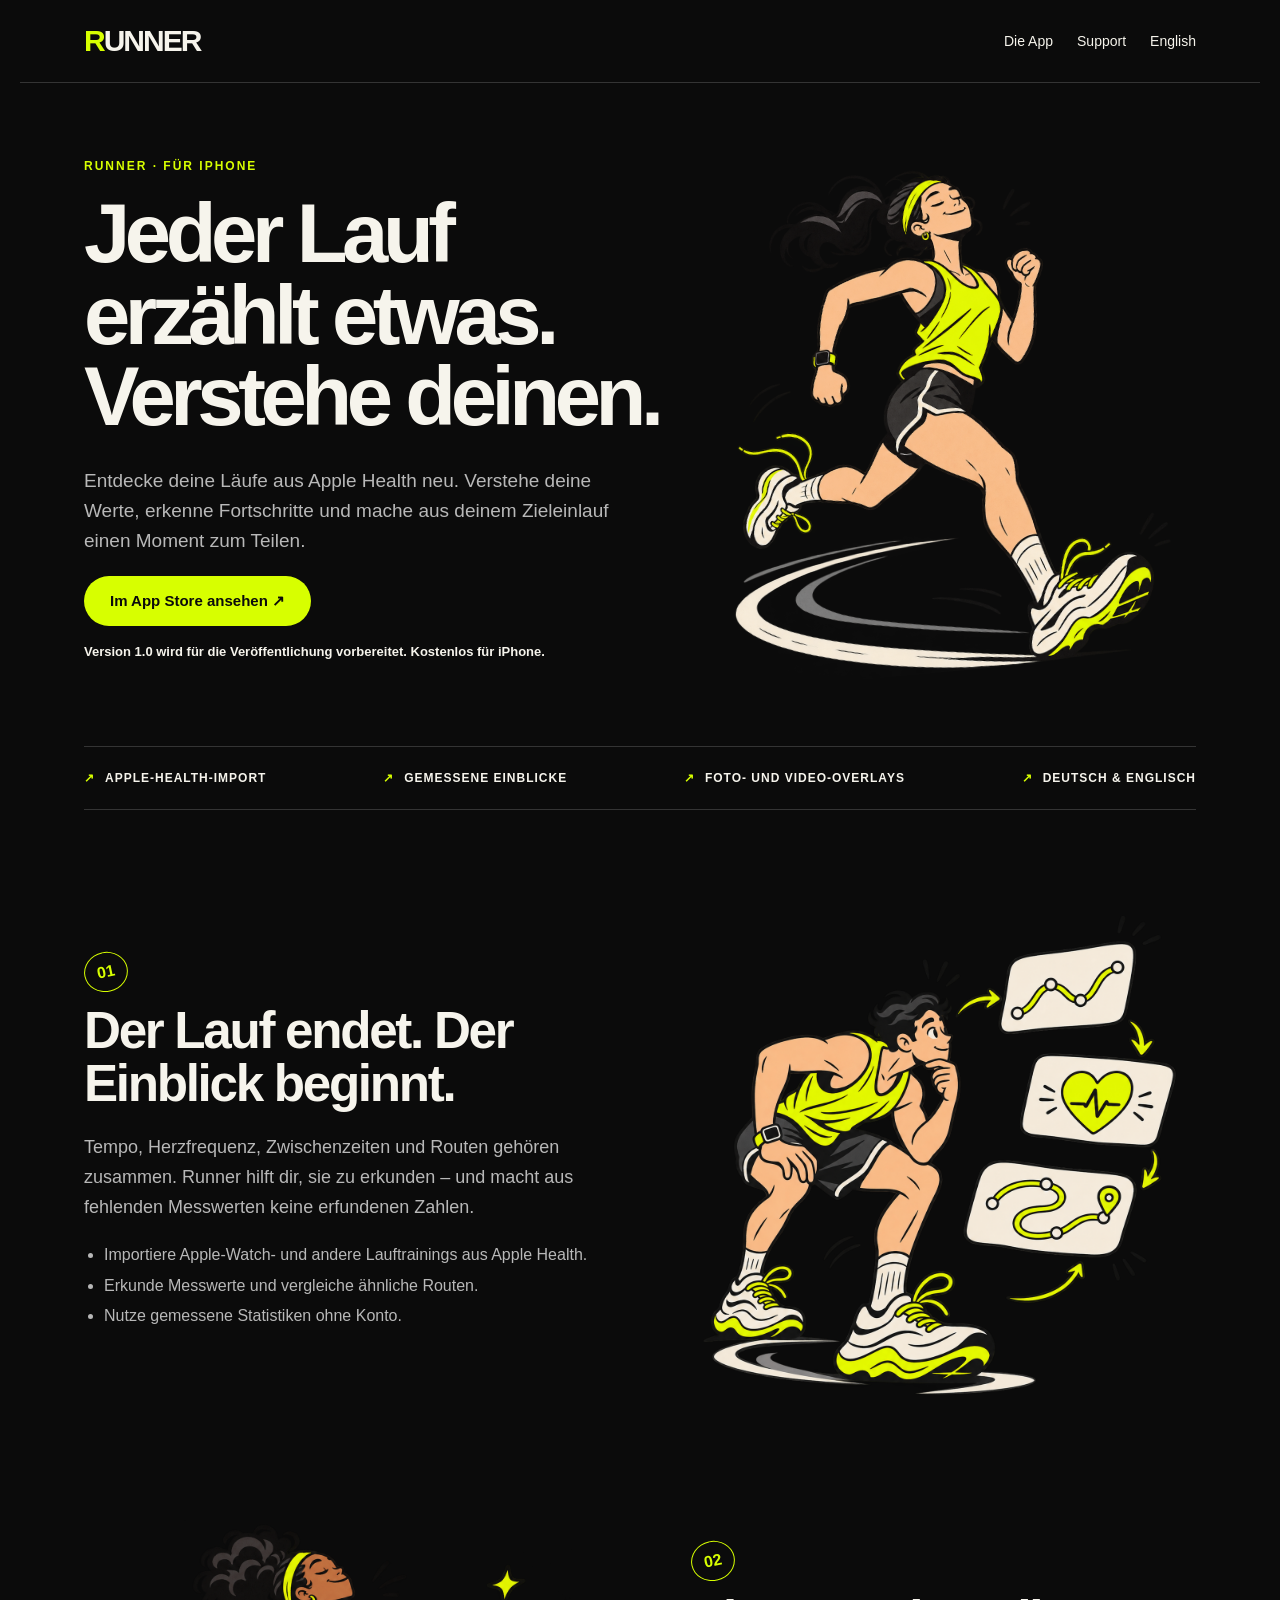
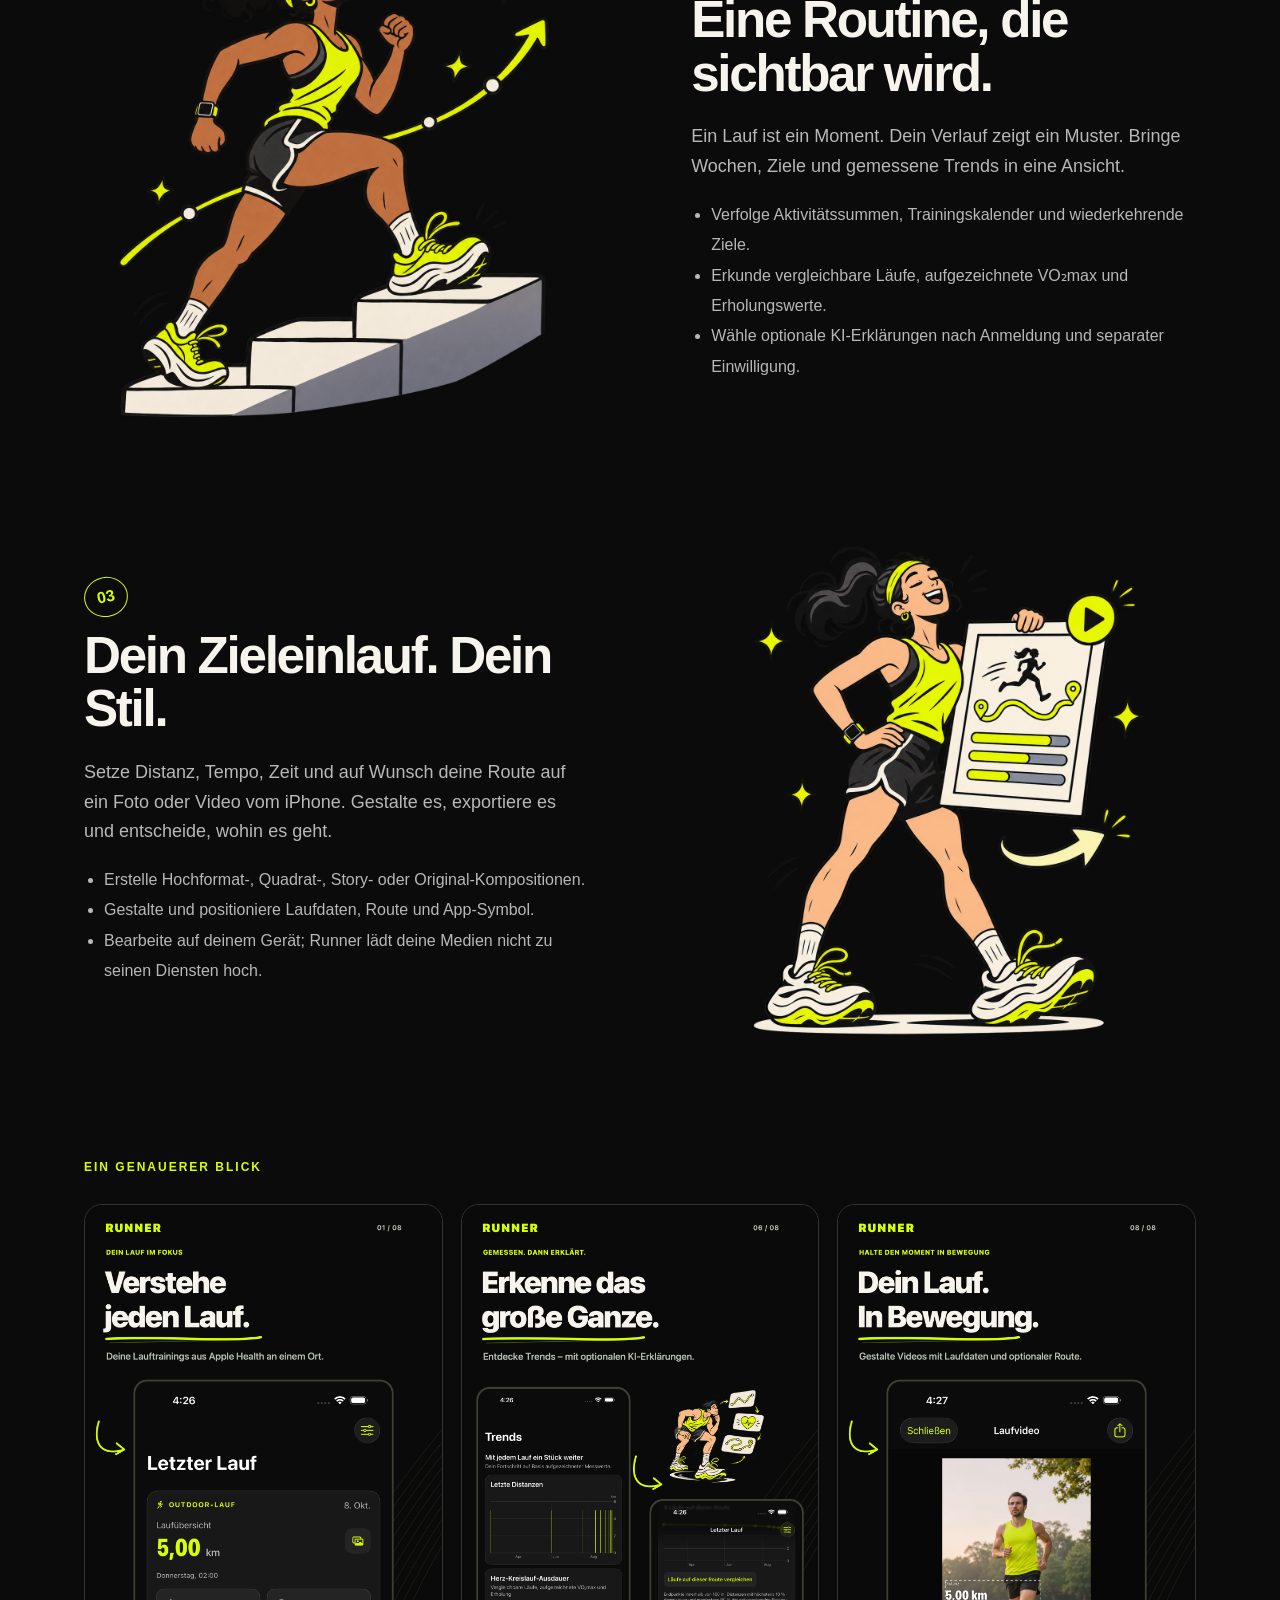
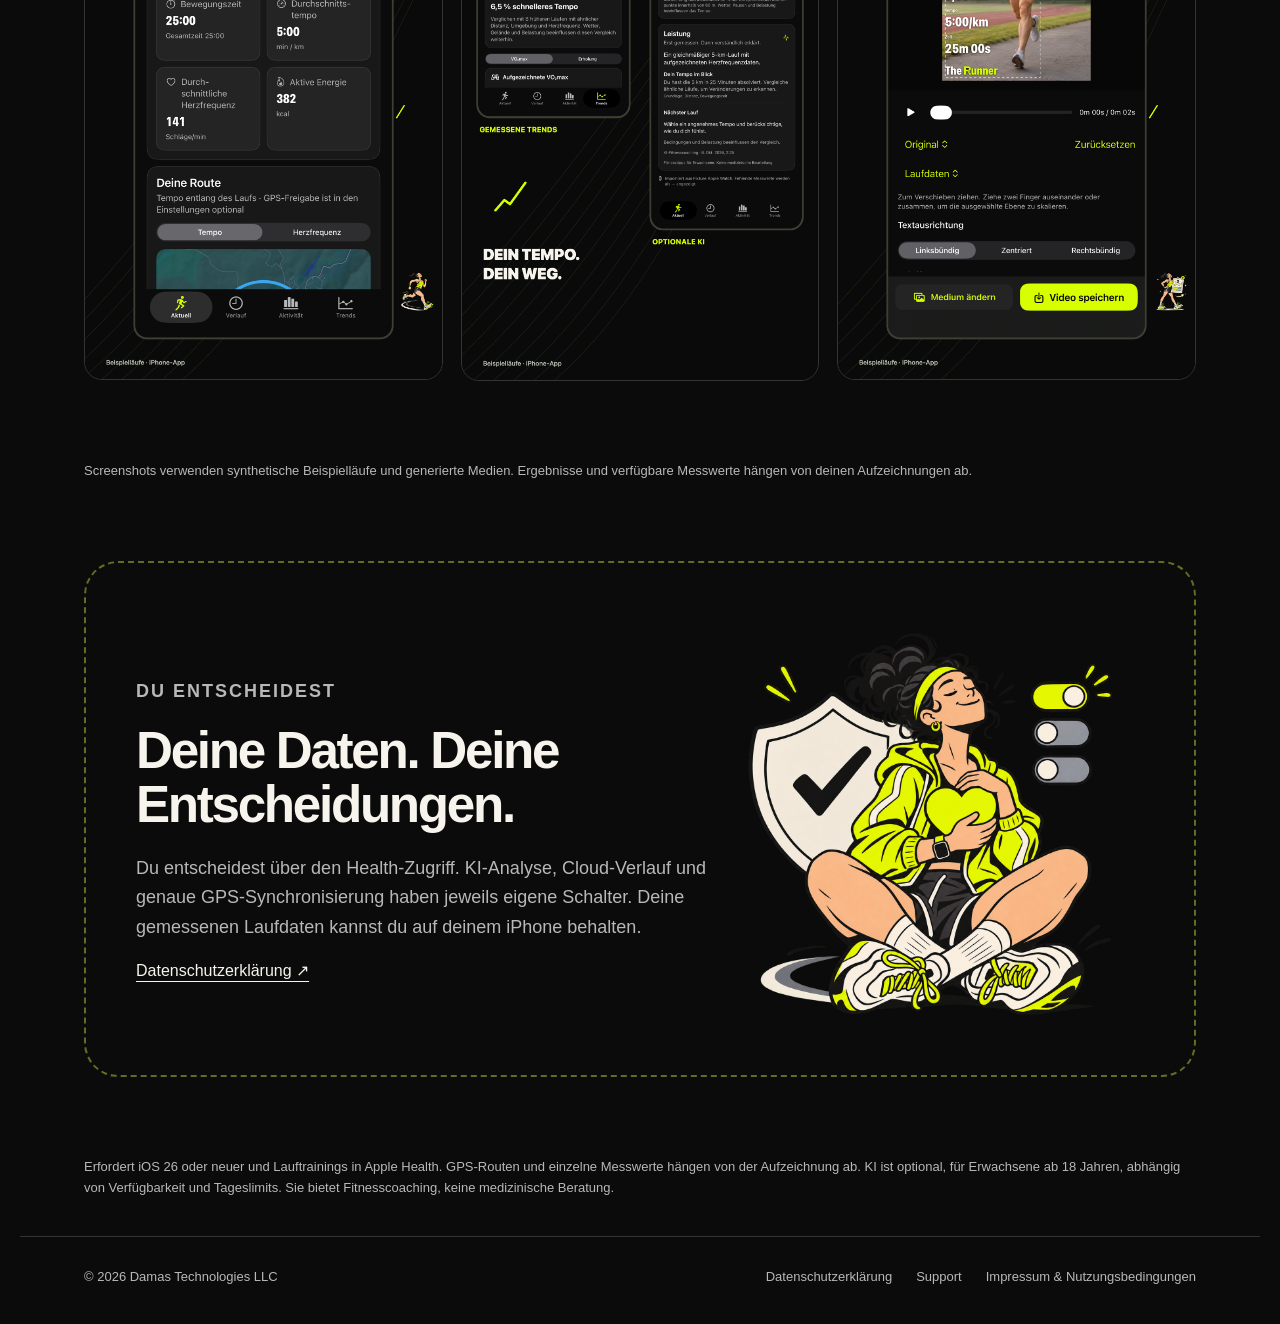
<file: site/de/index.html>
<!doctype html><html lang="de"><head><meta charset="utf-8"><meta name="viewport" content="width=device-width,initial-scale=1"><meta name="color-scheme" content="dark"><title>Jeder Lauf erzählt etwas. Verstehe deinen. · Runner</title><meta name="description" content="Entdecke deine Läufe aus Apple Health neu. Verstehe deine Werte, erkenne Fortschritte und mache aus deinem Zieleinlauf einen Moment zum Teilen."><link rel="canonical" href="https://mdo91.github.io/runnner-iOS/de/"><link rel="alternate" hreflang="en" href="https://mdo91.github.io/runnner-iOS/en/"><link rel="stylesheet" href="../assets/site.css"><link rel="icon" href="../assets/icon.png"></head><body><header><a class="wordmark" href="../de/"><span>R</span>UNNER</a><nav aria-label="Hauptnavigation"><a href="../de/">Die App</a><a href="../de/support/">Support</a><a href="../en/" lang="en" hreflang="en">English</a></nav></header><main><section class="hero"><div><div class="eyebrow">RUNNER · FÜR IPHONE</div><h1>Jeder Lauf erzählt etwas. Verstehe deinen.</h1><p>Entdecke deine Läufe aus Apple Health neu. Verstehe deine Werte, erkenne Fortschritte und mache aus deinem Zieleinlauf einen Moment zum Teilen.</p><a class="button" href="https://apps.apple.com/app/id6818808161">Im App Store ansehen ↗</a><p class="small availability">Version 1.0 wird für die Veröffentlichung vorbereitet. Kostenlos für iPhone.</p></div><img src="../assets/welcome.png" alt="Illustrierter Läufer in Gelb auf einer gezeichneten Laufbahn" width="1254" height="1254"></section><div class="ribbon"><span>Apple-Health-Import</span><span>Gemessene Einblicke</span><span>Foto- und Video-Overlays</span><span>Deutsch &amp; Englisch</span></div><section class="story "><div><span class="step">01</span><h2>Der Lauf endet. Der Einblick beginnt.</h2><p>Tempo, Herzfrequenz, Zwischenzeiten und Routen gehören zusammen. Runner hilft dir, sie zu erkunden – und macht aus fehlenden Messwerten keine erfundenen Zahlen.</p><ul><li>Importiere Apple-Watch- und andere Lauftrainings aus Apple Health.</li><li>Erkunde Messwerte und vergleiche ähnliche Routen.</li><li>Nutze gemessene Statistiken ohne Konto.</li></ul></div><img src="../assets/insights.png" alt="Cartoon-Läufer betrachtet einfache Diagramme und Routenlinien" width="1254" height="1254" loading="lazy"></section><section class="story reverse"><img src="../assets/progress.png" alt="Läufer steigt neben einer Fortschrittslinie Stufen hinauf" width="1254" height="1254" loading="lazy"><div><span class="step">02</span><h2>Eine Routine, die sichtbar wird.</h2><p>Ein Lauf ist ein Moment. Dein Verlauf zeigt ein Muster. Bringe Wochen, Ziele und gemessene Trends in eine Ansicht.</p><ul><li>Verfolge Aktivitätssummen, Trainingskalender und wiederkehrende Ziele.</li><li>Erkunde vergleichbare Läufe, aufgezeichnete VO₂max und Erholungswerte.</li><li>Wähle optionale KI-Erklärungen nach Anmeldung und separater Einwilligung.</li></ul></div></section><section class="story "><div><span class="step">03</span><h2>Dein Zieleinlauf. Dein Stil.</h2><p>Setze Distanz, Tempo, Zeit und auf Wunsch deine Route auf ein Foto oder Video vom iPhone. Gestalte es, exportiere es und entscheide, wohin es geht.</p><ul><li>Erstelle Hochformat-, Quadrat-, Story- oder Original-Kompositionen.</li><li>Gestalte und positioniere Laufdaten, Route und App-Symbol.</li><li>Bearbeite auf deinem Gerät; Runner lädt deine Medien nicht zu seinen Diensten hoch.</li></ul></div><img src="../assets/share.png" alt="Cartoon-Läufer neben Foto- und Videorahmen" width="1254" height="1254" loading="lazy"></section><section><p class="eyebrow">Ein genauerer Blick</p><div class="screens"><img src="../assets/de-01-overview.png" alt="Runner-App mit beispielhaften Laufdaten" loading="lazy"><img src="../assets/de-06-trends.png" alt="Runner-App mit beispielhaften Laufdaten" loading="lazy"><img src="../assets/de-08-video.png" alt="Runner-App mit beispielhaften Laufdaten" loading="lazy"></div><p class="footnote">Screenshots verwenden synthetische Beispielläufe und generierte Medien. Ergebnisse und verfügbare Messwerte hängen von deinen Aufzeichnungen ab.</p></section><section class="privacy-band"><div><p class="eyebrow">DU ENTSCHEIDEST</p><h2>Deine Daten. Deine Entscheidungen.</h2><p>Du entscheidest über den Health-Zugriff. KI-Analyse, Cloud-Verlauf und genaue GPS-Synchronisierung haben jeweils eigene Schalter. Deine gemessenen Laufdaten kannst du auf deinem iPhone behalten.</p><a href="privacy/">Datenschutzerklärung ↗</a></div><img src="../assets/privacy.png" alt="" width="1254" height="1254" loading="lazy"></section><p class="footnote">Erfordert iOS 26 oder neuer und Lauftrainings in Apple Health. GPS-Routen und einzelne Messwerte hängen von der Aufzeichnung ab. KI ist optional, für Erwachsene ab 18 Jahren, abhängig von Verfügbarkeit und Tageslimits. Sie bietet Fitnesscoaching, keine medizinische Beratung.</p></main><footer><span>© 2026 Damas Technologies LLC</span><nav aria-label="Rechtliches und Support"><a href="../de/privacy/">Datenschutzerklärung</a><a href="../de/support/">Support</a><a href="../de/legal/">Impressum &amp; Nutzungsbedingungen</a></nav></footer></body></html>
</file>
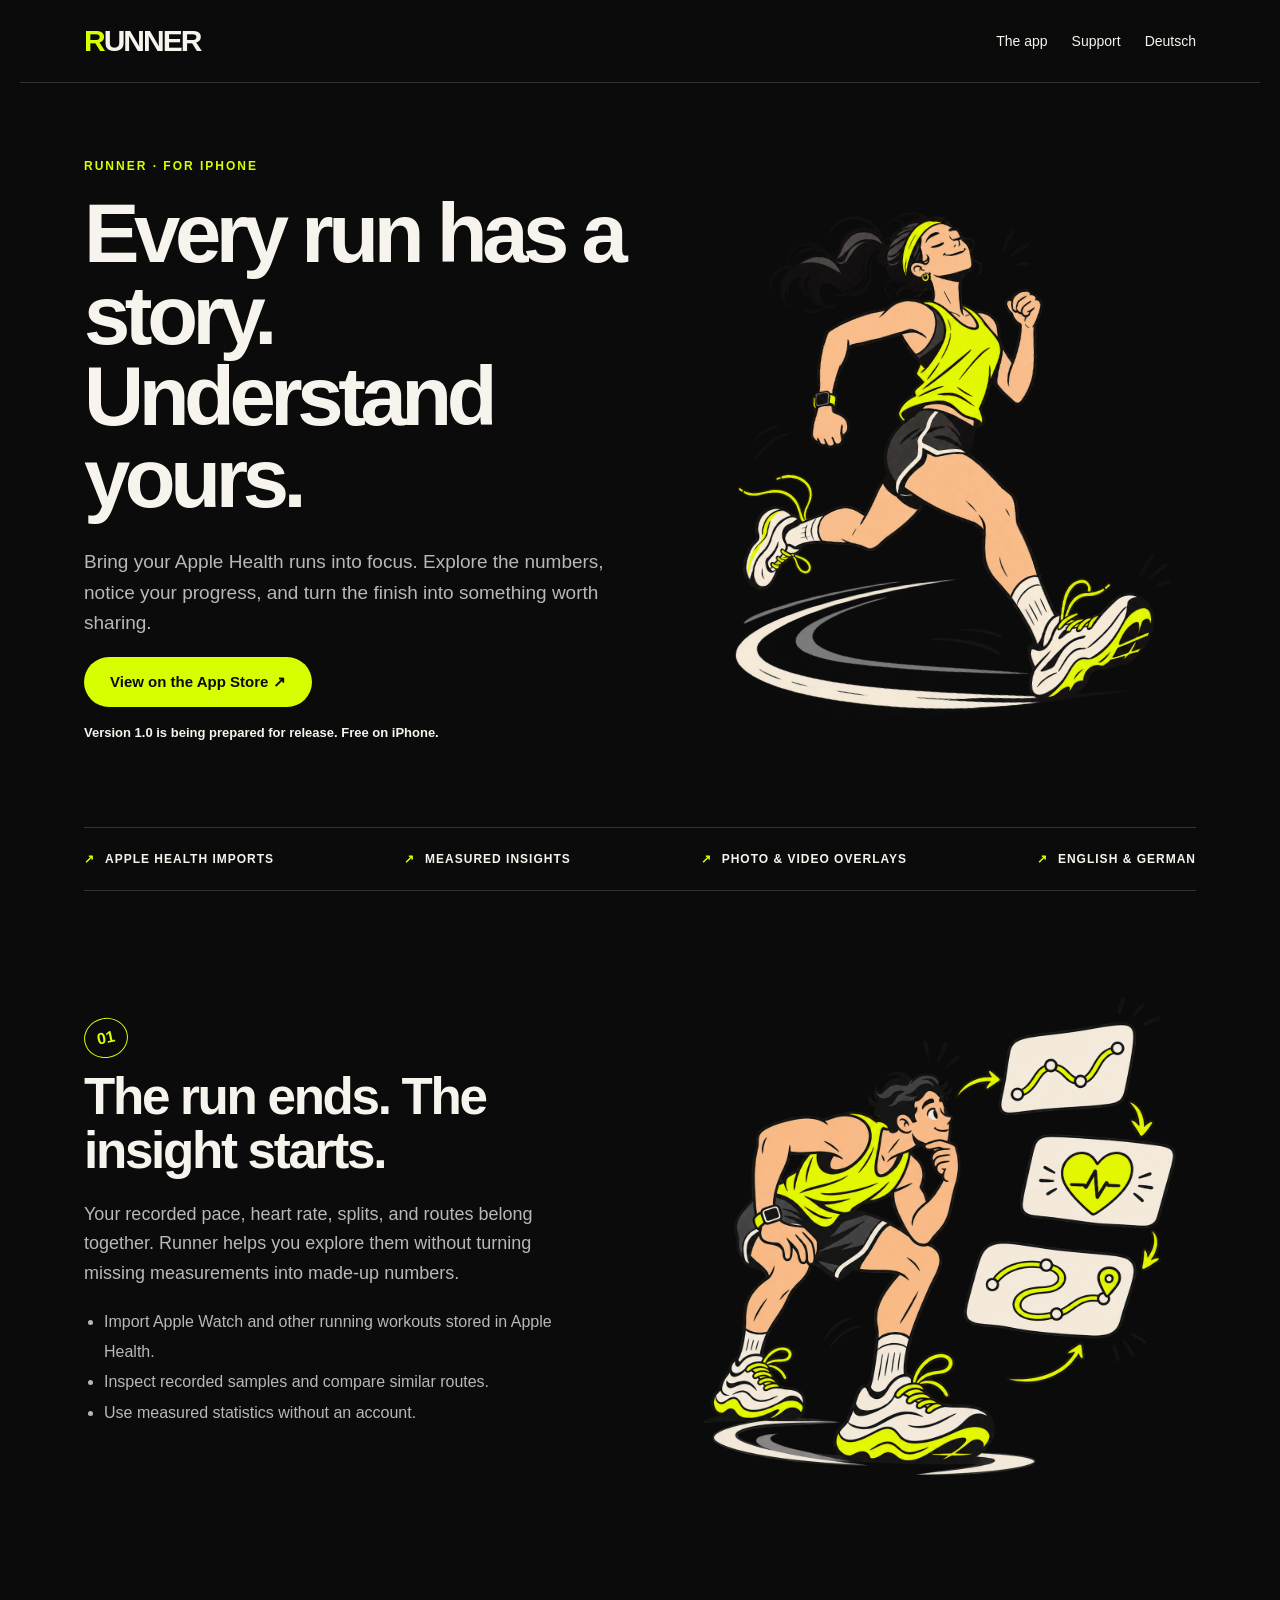
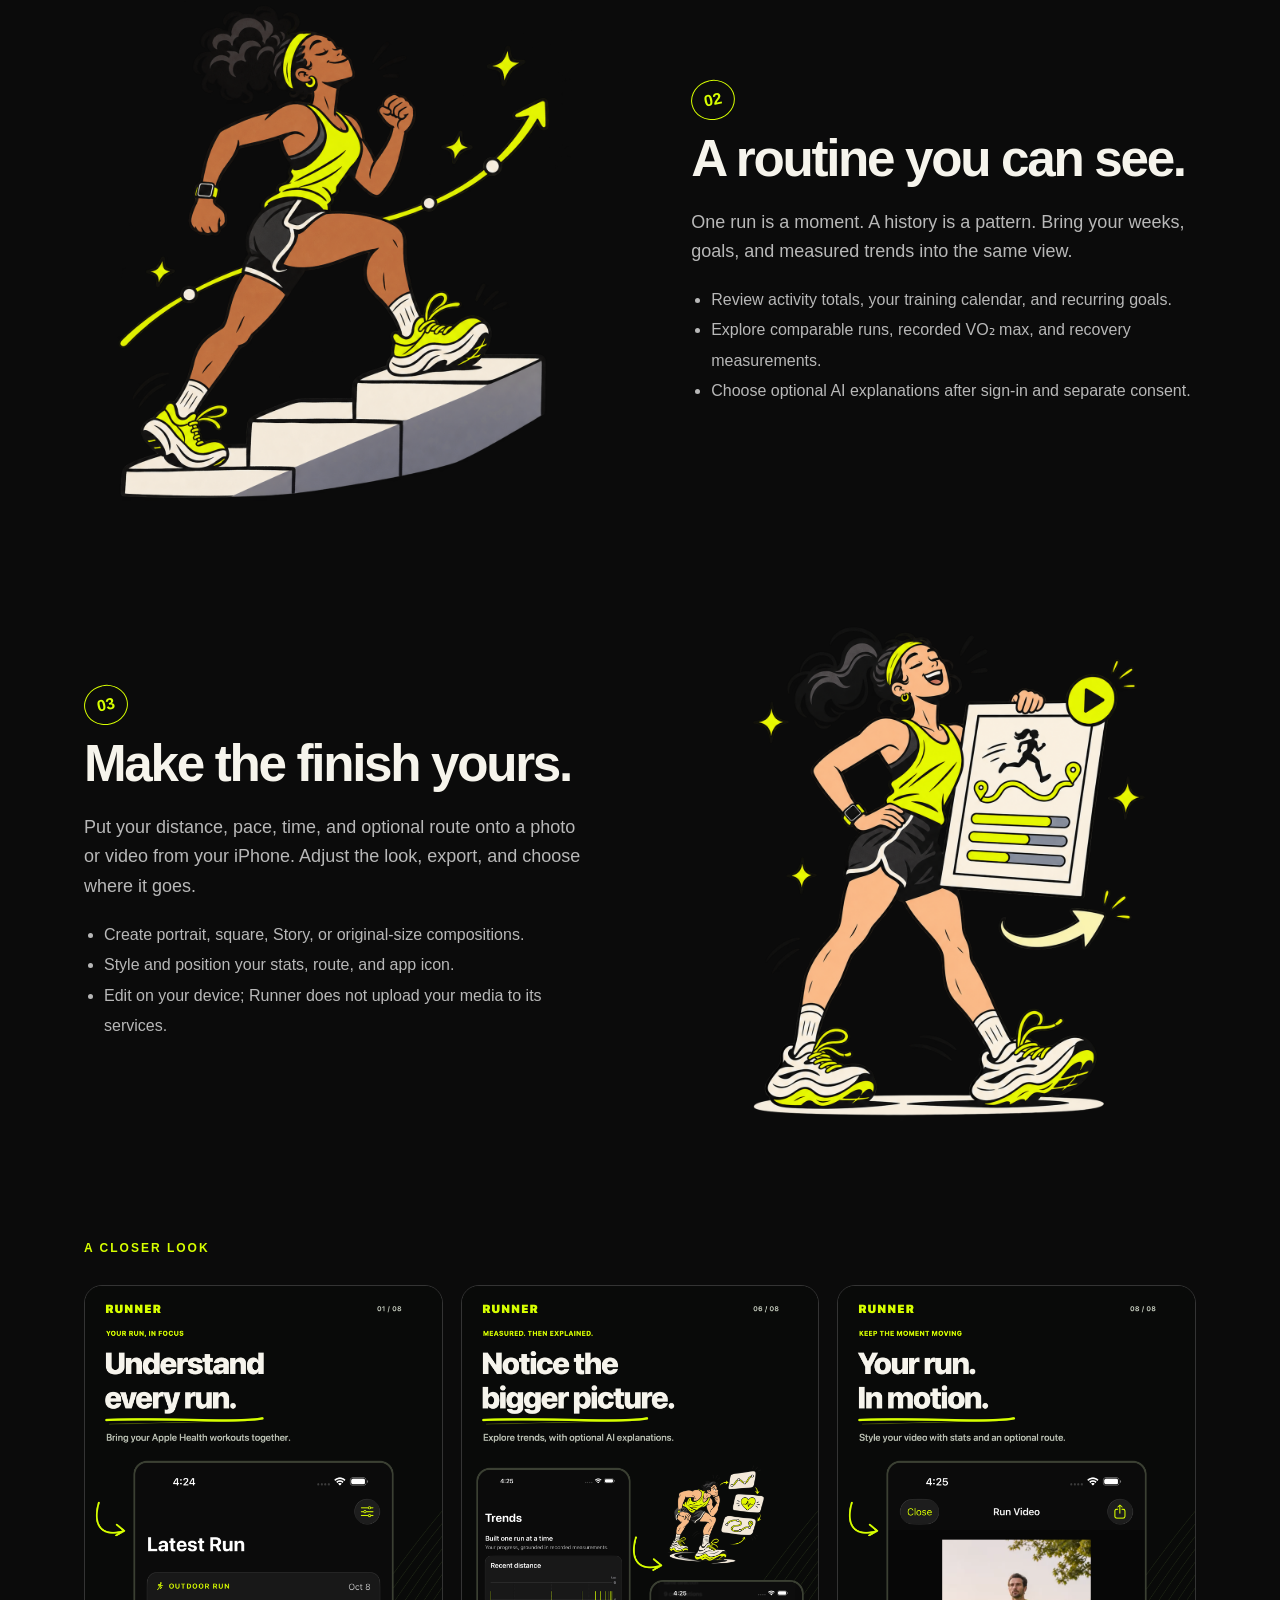
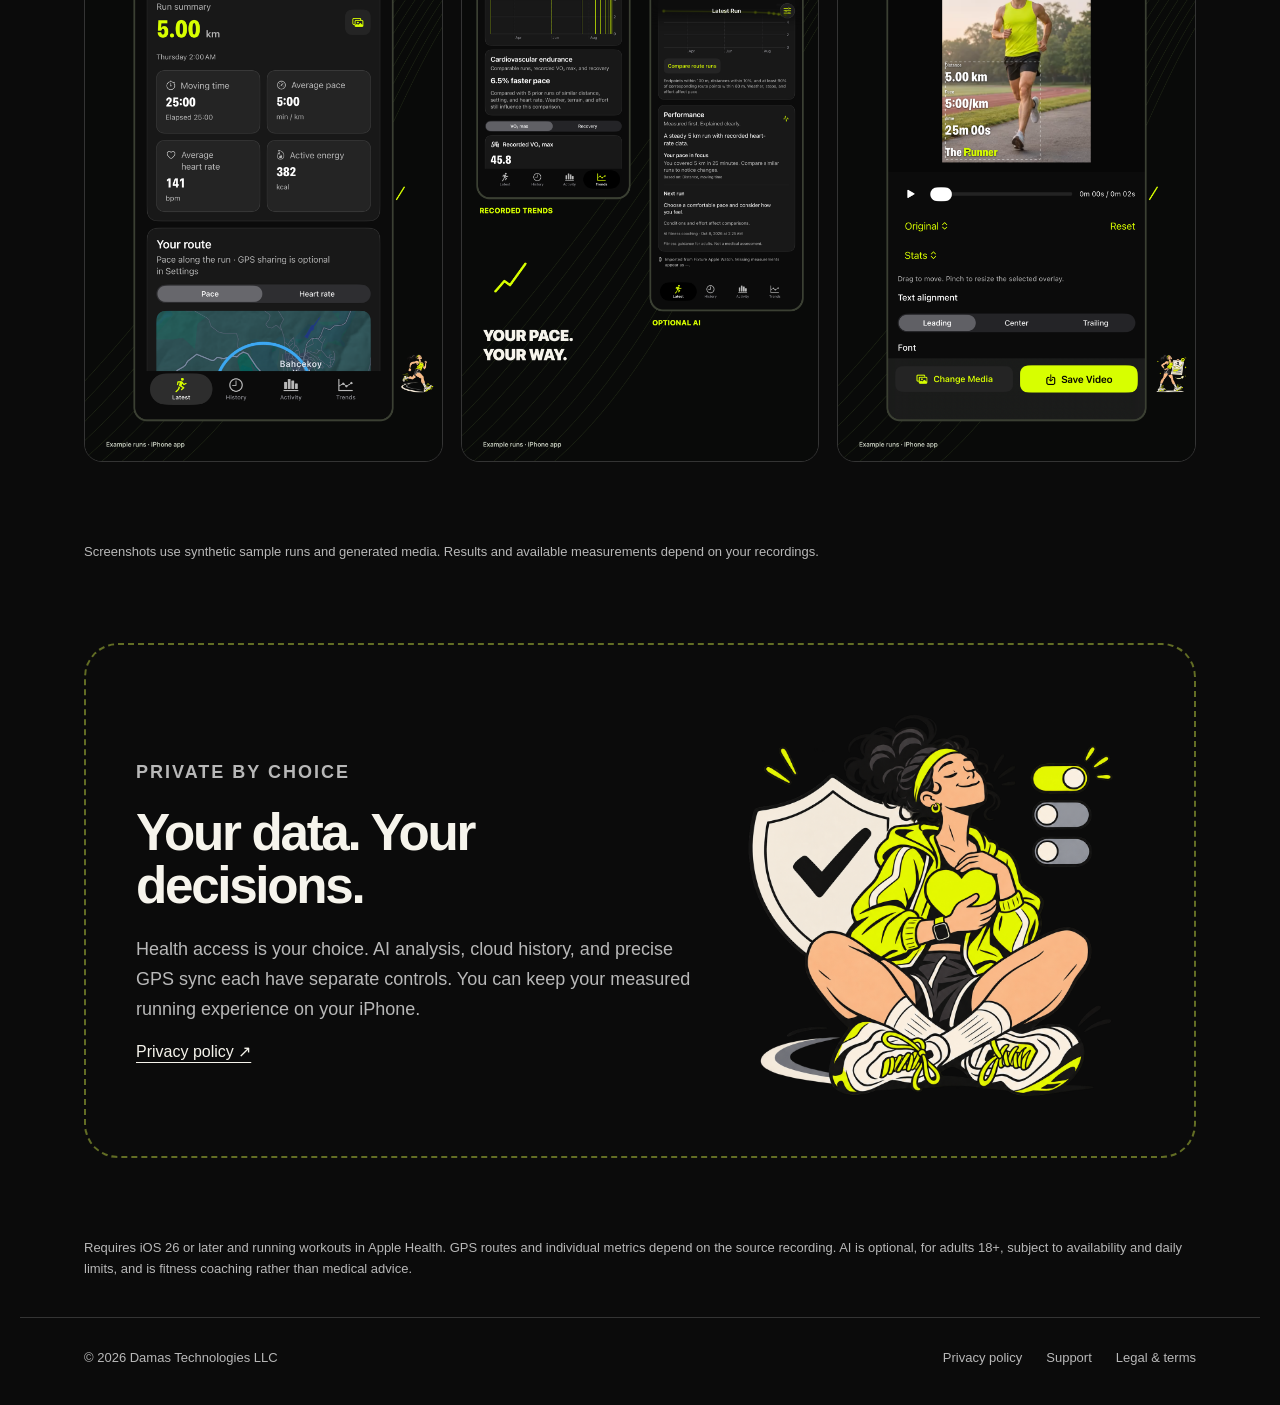
<file: site/en/index.html>
<!doctype html><html lang="en"><head><meta charset="utf-8"><meta name="viewport" content="width=device-width,initial-scale=1"><meta name="color-scheme" content="dark"><title>Every run has a story. Understand yours. · Runner</title><meta name="description" content="Bring your Apple Health runs into focus. Explore the numbers, notice your progress, and turn the finish into something worth sharing."><link rel="canonical" href="https://mdo91.github.io/runnner-iOS/en/"><link rel="alternate" hreflang="de" href="https://mdo91.github.io/runnner-iOS/de/"><link rel="stylesheet" href="../assets/site.css"><link rel="icon" href="../assets/icon.png"></head><body><header><a class="wordmark" href="../en/"><span>R</span>UNNER</a><nav aria-label="Main navigation"><a href="../en/">The app</a><a href="../en/support/">Support</a><a href="../de/" lang="de" hreflang="de">Deutsch</a></nav></header><main><section class="hero"><div><div class="eyebrow">RUNNER · FOR IPHONE</div><h1>Every run has a story. Understand yours.</h1><p>Bring your Apple Health runs into focus. Explore the numbers, notice your progress, and turn the finish into something worth sharing.</p><a class="button" href="https://apps.apple.com/app/id6818808161">View on the App Store ↗</a><p class="small availability">Version 1.0 is being prepared for release. Free on iPhone.</p></div><img src="../assets/welcome.png" alt="Illustrated runner in yellow moving along a sketched track" width="1254" height="1254"></section><div class="ribbon"><span>Apple Health imports</span><span>Measured insights</span><span>Photo &amp; video overlays</span><span>English &amp; German</span></div><section class="story "><div><span class="step">01</span><h2>The run ends. The insight starts.</h2><p>Your recorded pace, heart rate, splits, and routes belong together. Runner helps you explore them without turning missing measurements into made-up numbers.</p><ul><li>Import Apple Watch and other running workouts stored in Apple Health.</li><li>Inspect recorded samples and compare similar routes.</li><li>Use measured statistics without an account.</li></ul></div><img src="../assets/insights.png" alt="Cartoon runner inspecting simple charts and route lines" width="1254" height="1254" loading="lazy"></section><section class="story reverse"><img src="../assets/progress.png" alt="Runner climbing steps beside a rising progress line" width="1254" height="1254" loading="lazy"><div><span class="step">02</span><h2>A routine you can see.</h2><p>One run is a moment. A history is a pattern. Bring your weeks, goals, and measured trends into the same view.</p><ul><li>Review activity totals, your training calendar, and recurring goals.</li><li>Explore comparable runs, recorded VO₂ max, and recovery measurements.</li><li>Choose optional AI explanations after sign-in and separate consent.</li></ul></div></section><section class="story "><div><span class="step">03</span><h2>Make the finish yours.</h2><p>Put your distance, pace, time, and optional route onto a photo or video from your iPhone. Adjust the look, export, and choose where it goes.</p><ul><li>Create portrait, square, Story, or original-size compositions.</li><li>Style and position your stats, route, and app icon.</li><li>Edit on your device; Runner does not upload your media to its services.</li></ul></div><img src="../assets/share.png" alt="Cartoon runner beside photo and video frames" width="1254" height="1254" loading="lazy"></section><section><p class="eyebrow">A closer look</p><div class="screens"><img src="../assets/en-01-overview.png" alt="Runner app screenshot with illustrative running data" loading="lazy"><img src="../assets/en-06-trends.png" alt="Runner app screenshot with illustrative running data" loading="lazy"><img src="../assets/en-08-video.png" alt="Runner app screenshot with illustrative running data" loading="lazy"></div><p class="footnote">Screenshots use synthetic sample runs and generated media. Results and available measurements depend on your recordings.</p></section><section class="privacy-band"><div><p class="eyebrow">PRIVATE BY CHOICE</p><h2>Your data. Your decisions.</h2><p>Health access is your choice. AI analysis, cloud history, and precise GPS sync each have separate controls. You can keep your measured running experience on your iPhone.</p><a href="privacy/">Privacy policy ↗</a></div><img src="../assets/privacy.png" alt="" width="1254" height="1254" loading="lazy"></section><p class="footnote">Requires iOS 26 or later and running workouts in Apple Health. GPS routes and individual metrics depend on the source recording. AI is optional, for adults 18+, subject to availability and daily limits, and is fitness coaching rather than medical advice.</p></main><footer><span>© 2026 Damas Technologies LLC</span><nav aria-label="Legal and support"><a href="../en/privacy/">Privacy policy</a><a href="../en/support/">Support</a><a href="../en/legal/">Legal &amp; terms</a></nav></footer></body></html>
</file>
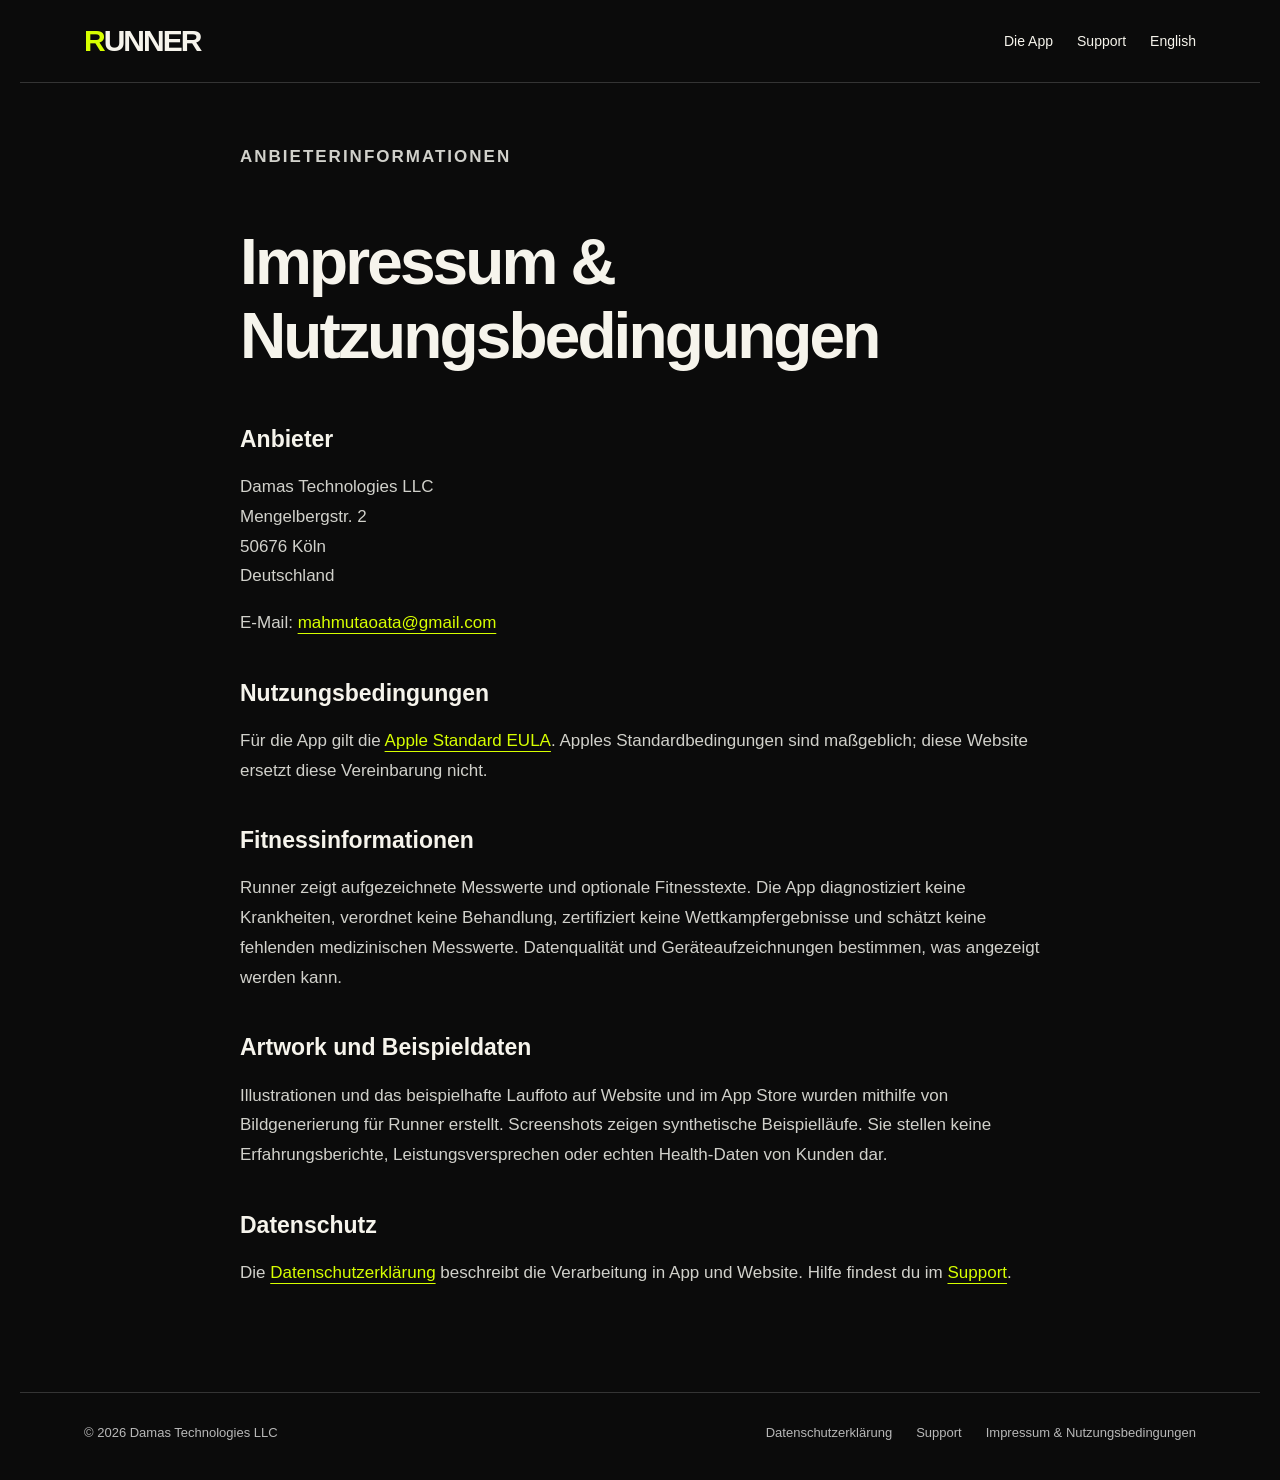
<file: site/de/legal/index.html>
<!doctype html><html lang="de"><head><meta charset="utf-8"><meta name="viewport" content="width=device-width,initial-scale=1"><meta name="color-scheme" content="dark"><title>Impressum &amp; Nutzungsbedingungen · Runner</title><meta name="description" content="Anbieterinformationen zu Runner und Apples Standard-Nutzungsbedingungen."><link rel="canonical" href="https://mdo91.github.io/runnner-iOS/de/legal/"><link rel="alternate" hreflang="en" href="https://mdo91.github.io/runnner-iOS/en/legal/"><link rel="stylesheet" href="../../assets/site.css"><link rel="icon" href="../../assets/icon.png"></head><body><header><a class="wordmark" href="../../de/"><span>R</span>UNNER</a><nav aria-label="Hauptnavigation"><a href="../../de/">Die App</a><a href="../../de/support/">Support</a><a href="../../en/legal/" lang="en" hreflang="en">English</a></nav></header><main><article class="legal"><p class="eyebrow">ANBIETERINFORMATIONEN</p><h1>Impressum &amp; Nutzungsbedingungen</h1><h2>Anbieter</h2><p>Damas Technologies LLC<br>Mengelbergstr. 2<br>50676 Köln<br>Deutschland</p><p>E-Mail: <a href="mailto:mahmutaoata@gmail.com">mahmutaoata@gmail.com</a></p><h2>Nutzungsbedingungen</h2><p>Für die App gilt die <a href="https://www.apple.com/legal/internet-services/itunes/dev/stdeula/">Apple Standard EULA</a>. Apples Standardbedingungen sind maßgeblich; diese Website ersetzt diese Vereinbarung nicht.</p><h2>Fitnessinformationen</h2><p>Runner zeigt aufgezeichnete Messwerte und optionale Fitnesstexte. Die App diagnostiziert keine Krankheiten, verordnet keine Behandlung, zertifiziert keine Wettkampfergebnisse und schätzt keine fehlenden medizinischen Messwerte. Datenqualität und Geräteaufzeichnungen bestimmen, was angezeigt werden kann.</p><h2>Artwork und Beispieldaten</h2><p>Illustrationen und das beispielhafte Lauffoto auf Website und im App Store wurden mithilfe von Bildgenerierung für Runner erstellt. Screenshots zeigen synthetische Beispielläufe. Sie stellen keine Erfahrungsberichte, Leistungsversprechen oder echten Health-Daten von Kunden dar.</p><h2>Datenschutz</h2><p>Die <a href="../privacy/">Datenschutzerklärung</a> beschreibt die Verarbeitung in App und Website. Hilfe findest du im <a href="../support/">Support</a>.</p></article></main><footer><span>© 2026 Damas Technologies LLC</span><nav aria-label="Rechtliches und Support"><a href="../../de/privacy/">Datenschutzerklärung</a><a href="../../de/support/">Support</a><a href="../../de/legal/">Impressum &amp; Nutzungsbedingungen</a></nav></footer></body></html>
</file>
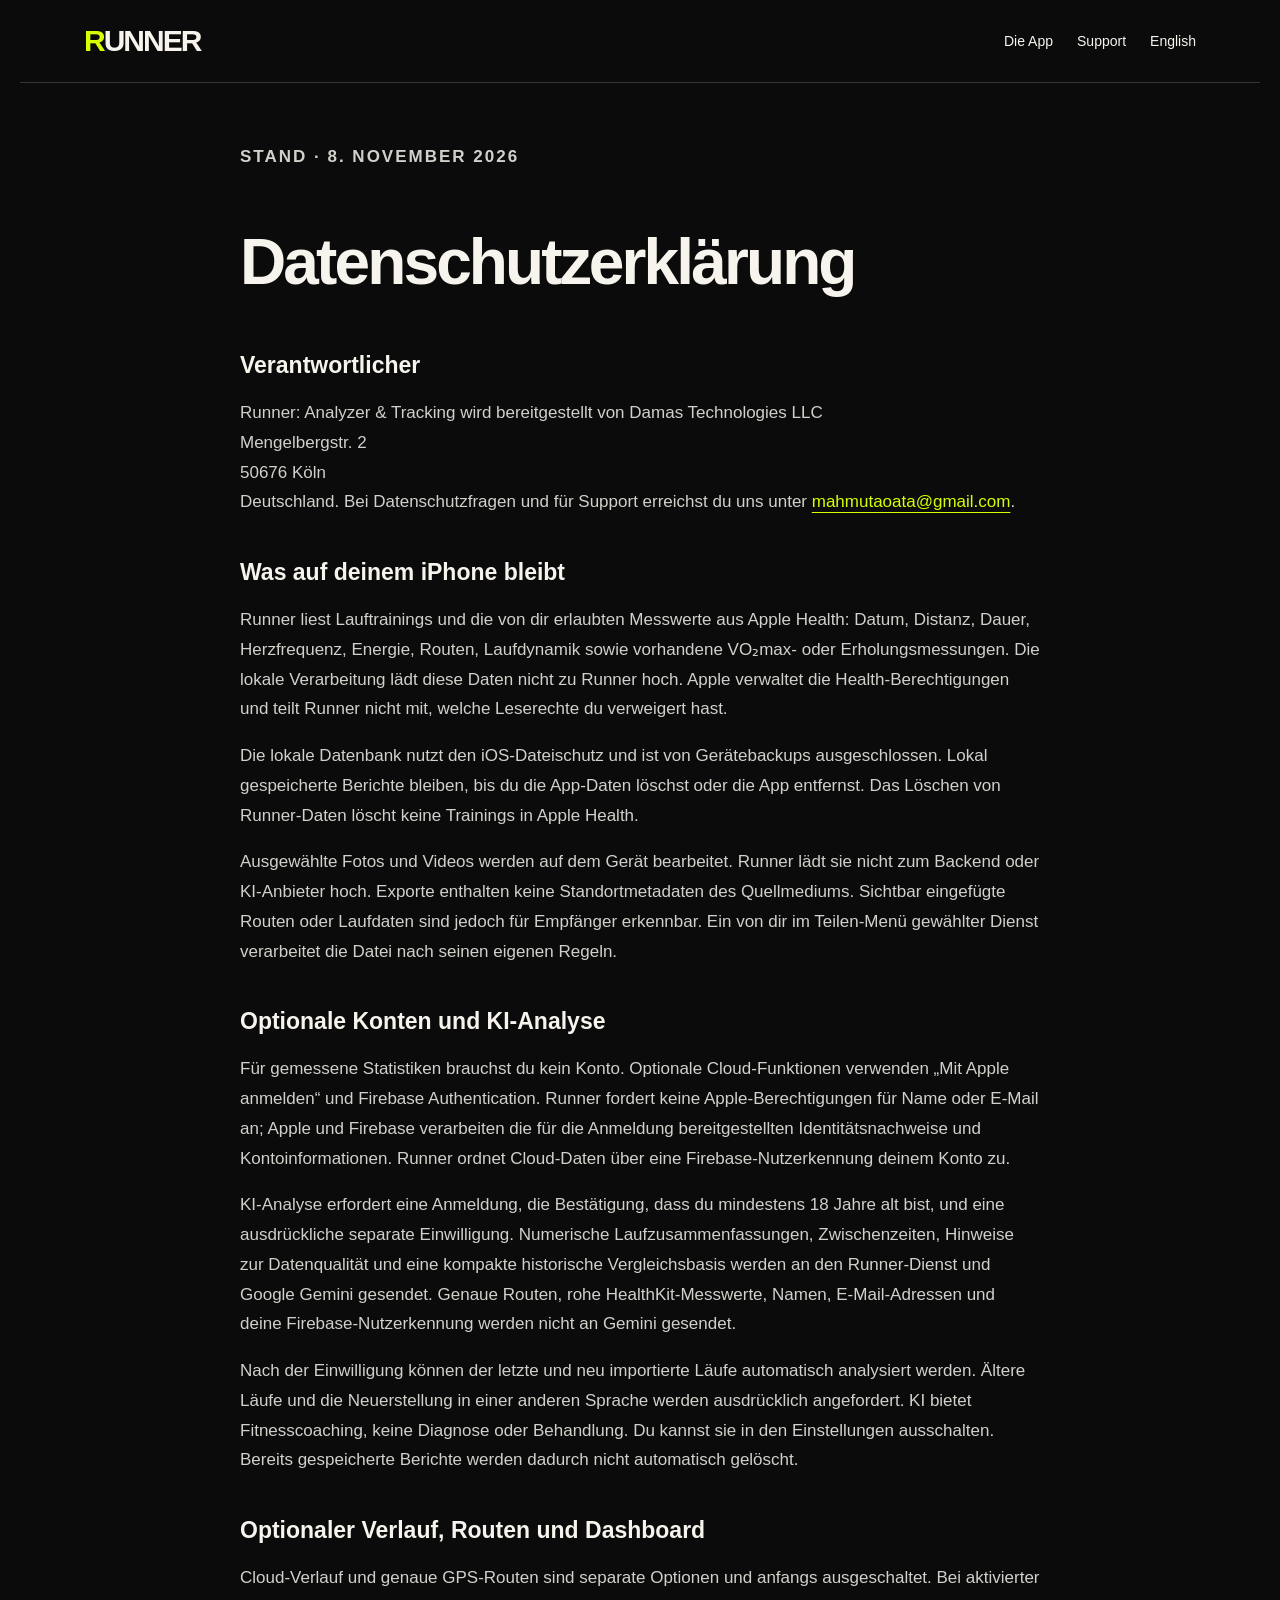
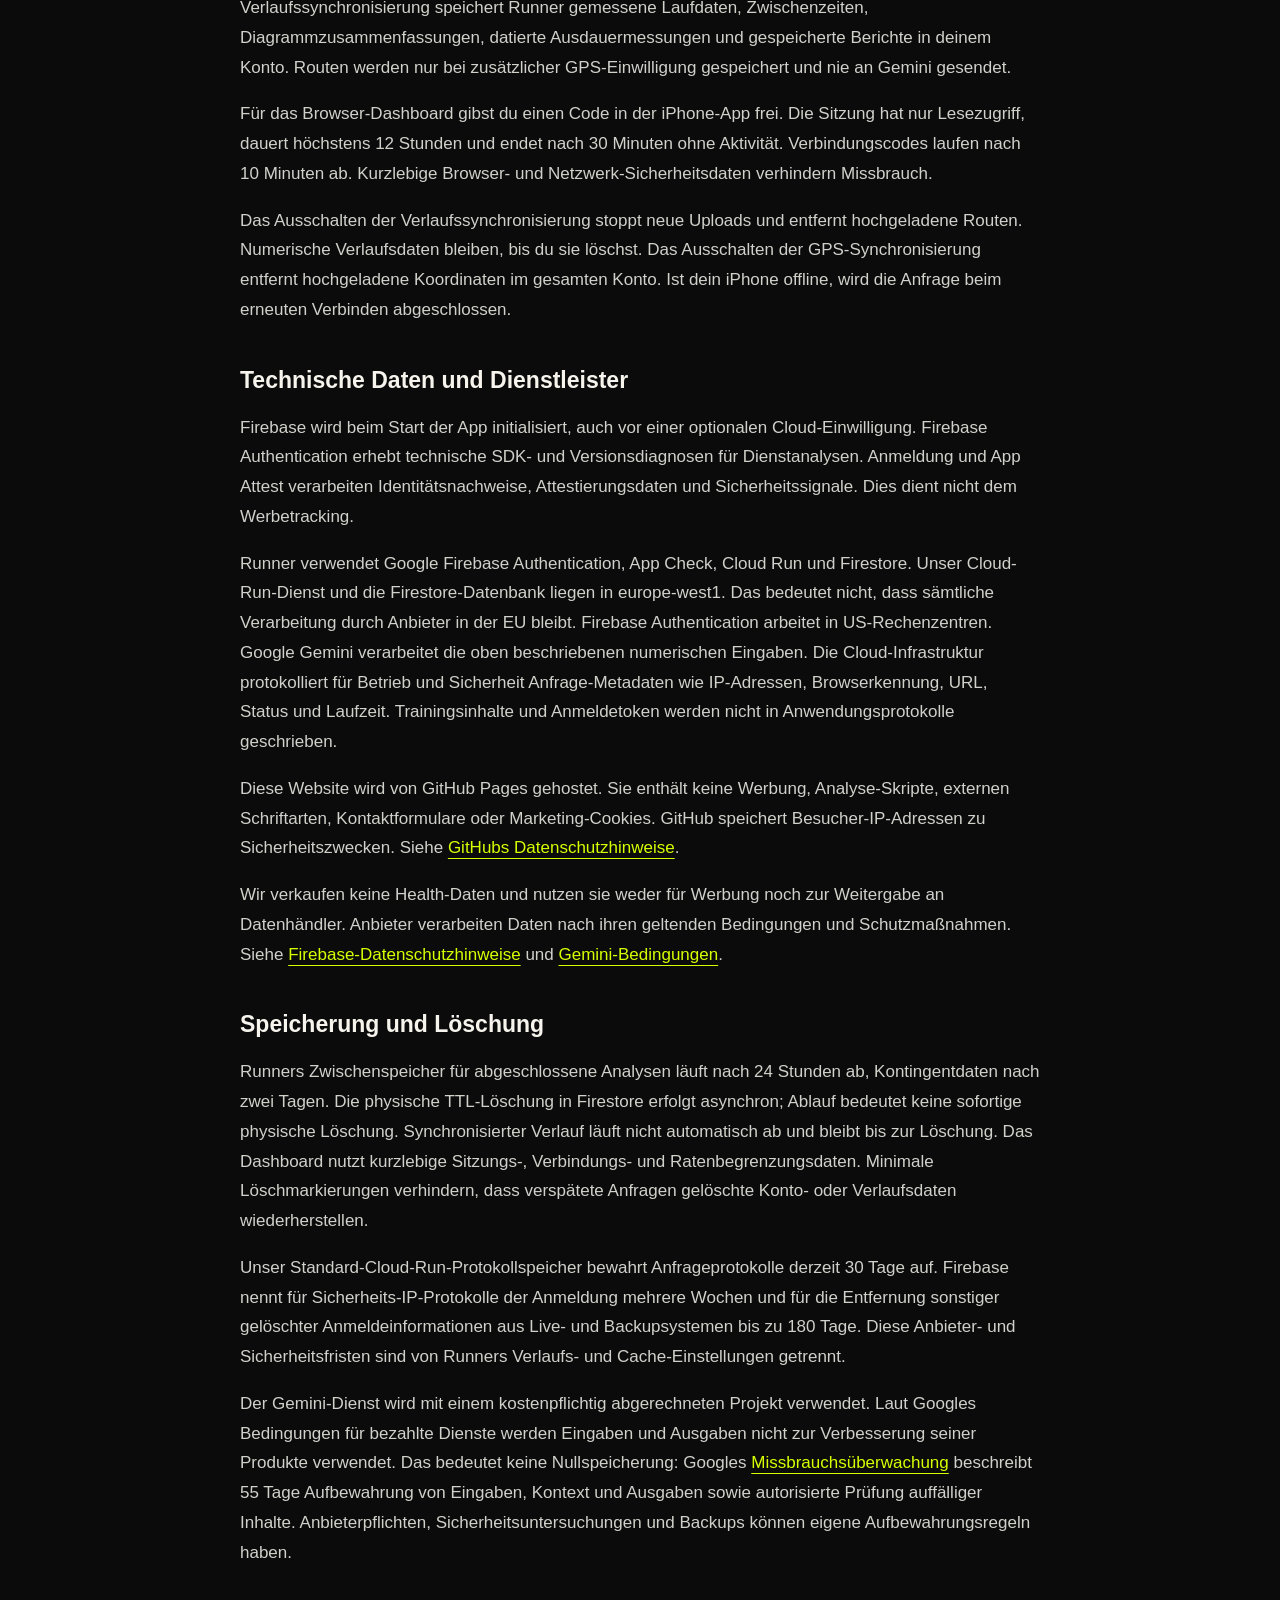
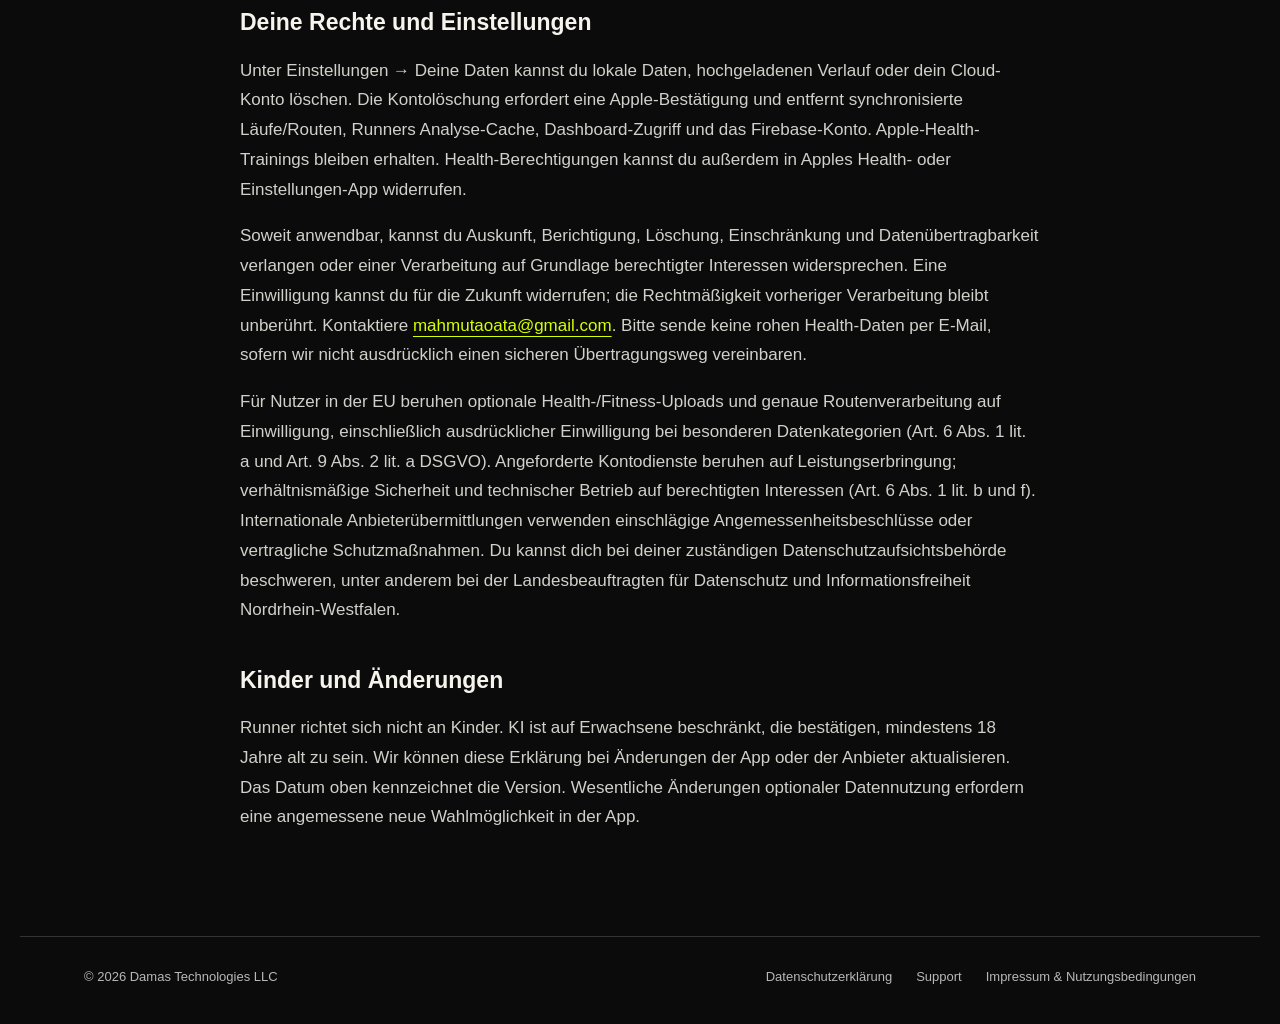
<file: site/de/privacy/index.html>
<!doctype html><html lang="de"><head><meta charset="utf-8"><meta name="viewport" content="width=device-width,initial-scale=1"><meta name="color-scheme" content="dark"><title>Datenschutzerklärung · Runner</title><meta name="description" content="So verarbeitet Runner Health-Daten, optionale KI-Analysen, Cloud-Verlauf und Website-Aufrufe."><link rel="canonical" href="https://mdo91.github.io/runnner-iOS/de/privacy/"><link rel="alternate" hreflang="en" href="https://mdo91.github.io/runnner-iOS/en/privacy/"><link rel="stylesheet" href="../../assets/site.css"><link rel="icon" href="../../assets/icon.png"></head><body><header><a class="wordmark" href="../../de/"><span>R</span>UNNER</a><nav aria-label="Hauptnavigation"><a href="../../de/">Die App</a><a href="../../de/support/">Support</a><a href="../../en/privacy/" lang="en" hreflang="en">English</a></nav></header><main><article class="legal"><p class="eyebrow">STAND · 8. NOVEMBER 2026</p><h1>Datenschutzerklärung</h1><h2>Verantwortlicher</h2><p>Runner: Analyzer &amp; Tracking wird bereitgestellt von Damas Technologies LLC<br>Mengelbergstr. 2<br>50676 Köln<br>Deutschland. Bei Datenschutzfragen und für Support erreichst du uns unter <a href="mailto:mahmutaoata@gmail.com">mahmutaoata@gmail.com</a>.</p><h2>Was auf deinem iPhone bleibt</h2><p>Runner liest Lauftrainings und die von dir erlaubten Messwerte aus Apple Health: Datum, Distanz, Dauer, Herzfrequenz, Energie, Routen, Laufdynamik sowie vorhandene VO₂max- oder Erholungsmessungen. Die lokale Verarbeitung lädt diese Daten nicht zu Runner hoch. Apple verwaltet die Health-Berechtigungen und teilt Runner nicht mit, welche Leserechte du verweigert hast.</p><p>Die lokale Datenbank nutzt den iOS-Dateischutz und ist von Gerätebackups ausgeschlossen. Lokal gespeicherte Berichte bleiben, bis du die App-Daten löschst oder die App entfernst. Das Löschen von Runner-Daten löscht keine Trainings in Apple Health.</p><p>Ausgewählte Fotos und Videos werden auf dem Gerät bearbeitet. Runner lädt sie nicht zum Backend oder KI-Anbieter hoch. Exporte enthalten keine Standortmetadaten des Quellmediums. Sichtbar eingefügte Routen oder Laufdaten sind jedoch für Empfänger erkennbar. Ein von dir im Teilen-Menü gewählter Dienst verarbeitet die Datei nach seinen eigenen Regeln.</p><h2>Optionale Konten und KI-Analyse</h2><p>Für gemessene Statistiken brauchst du kein Konto. Optionale Cloud-Funktionen verwenden „Mit Apple anmelden“ und Firebase Authentication. Runner fordert keine Apple-Berechtigungen für Name oder E-Mail an; Apple und Firebase verarbeiten die für die Anmeldung bereitgestellten Identitätsnachweise und Kontoinformationen. Runner ordnet Cloud-Daten über eine Firebase-Nutzerkennung deinem Konto zu.</p><p>KI-Analyse erfordert eine Anmeldung, die Bestätigung, dass du mindestens 18 Jahre alt bist, und eine ausdrückliche separate Einwilligung. Numerische Laufzusammenfassungen, Zwischenzeiten, Hinweise zur Datenqualität und eine kompakte historische Vergleichsbasis werden an den Runner-Dienst und Google Gemini gesendet. Genaue Routen, rohe HealthKit-Messwerte, Namen, E-Mail-Adressen und deine Firebase-Nutzerkennung werden nicht an Gemini gesendet.</p><p>Nach der Einwilligung können der letzte und neu importierte Läufe automatisch analysiert werden. Ältere Läufe und die Neuerstellung in einer anderen Sprache werden ausdrücklich angefordert. KI bietet Fitnesscoaching, keine Diagnose oder Behandlung. Du kannst sie in den Einstellungen ausschalten. Bereits gespeicherte Berichte werden dadurch nicht automatisch gelöscht.</p><h2>Optionaler Verlauf, Routen und Dashboard</h2><p>Cloud-Verlauf und genaue GPS-Routen sind separate Optionen und anfangs ausgeschaltet. Bei aktivierter Verlaufssynchronisierung speichert Runner gemessene Laufdaten, Zwischenzeiten, Diagrammzusammenfassungen, datierte Ausdauermessungen und gespeicherte Berichte in deinem Konto. Routen werden nur bei zusätzlicher GPS-Einwilligung gespeichert und nie an Gemini gesendet.</p><p>Für das Browser-Dashboard gibst du einen Code in der iPhone-App frei. Die Sitzung hat nur Lesezugriff, dauert höchstens 12 Stunden und endet nach 30 Minuten ohne Aktivität. Verbindungscodes laufen nach 10 Minuten ab. Kurzlebige Browser- und Netzwerk-Sicherheitsdaten verhindern Missbrauch.</p><p>Das Ausschalten der Verlaufssynchronisierung stoppt neue Uploads und entfernt hochgeladene Routen. Numerische Verlaufsdaten bleiben, bis du sie löschst. Das Ausschalten der GPS-Synchronisierung entfernt hochgeladene Koordinaten im gesamten Konto. Ist dein iPhone offline, wird die Anfrage beim erneuten Verbinden abgeschlossen.</p><h2>Technische Daten und Dienstleister</h2><p>Firebase wird beim Start der App initialisiert, auch vor einer optionalen Cloud-Einwilligung. Firebase Authentication erhebt technische SDK- und Versionsdiagnosen für Dienstanalysen. Anmeldung und App Attest verarbeiten Identitätsnachweise, Attestierungsdaten und Sicherheitssignale. Dies dient nicht dem Werbetracking.</p><p>Runner verwendet Google Firebase Authentication, App Check, Cloud Run und Firestore. Unser Cloud-Run-Dienst und die Firestore-Datenbank liegen in europe-west1. Das bedeutet nicht, dass sämtliche Verarbeitung durch Anbieter in der EU bleibt. Firebase Authentication arbeitet in US-Rechenzentren. Google Gemini verarbeitet die oben beschriebenen numerischen Eingaben. Die Cloud-Infrastruktur protokolliert für Betrieb und Sicherheit Anfrage-Metadaten wie IP-Adressen, Browserkennung, URL, Status und Laufzeit. Trainingsinhalte und Anmeldetoken werden nicht in Anwendungsprotokolle geschrieben.</p><p>Diese Website wird von GitHub Pages gehostet. Sie enthält keine Werbung, Analyse-Skripte, externen Schriftarten, Kontaktformulare oder Marketing-Cookies. GitHub speichert Besucher-IP-Adressen zu Sicherheitszwecken. Siehe <a href="https://docs.github.com/en/site-policy/privacy-policies/github-general-privacy-statement">GitHubs Datenschutzhinweise</a>.</p><p>Wir verkaufen keine Health-Daten und nutzen sie weder für Werbung noch zur Weitergabe an Datenhändler. Anbieter verarbeiten Daten nach ihren geltenden Bedingungen und Schutzmaßnahmen. Siehe <a href="https://firebase.google.com/support/privacy">Firebase-Datenschutzhinweise</a> und <a href="https://ai.google.dev/gemini-api/terms">Gemini-Bedingungen</a>.</p><h2>Speicherung und Löschung</h2><p>Runners Zwischenspeicher für abgeschlossene Analysen läuft nach 24 Stunden ab, Kontingentdaten nach zwei Tagen. Die physische TTL-Löschung in Firestore erfolgt asynchron; Ablauf bedeutet keine sofortige physische Löschung. Synchronisierter Verlauf läuft nicht automatisch ab und bleibt bis zur Löschung. Das Dashboard nutzt kurzlebige Sitzungs-, Verbindungs- und Ratenbegrenzungsdaten. Minimale Löschmarkierungen verhindern, dass verspätete Anfragen gelöschte Konto- oder Verlaufsdaten wiederherstellen.</p><p>Unser Standard-Cloud-Run-Protokollspeicher bewahrt Anfrageprotokolle derzeit 30 Tage auf. Firebase nennt für Sicherheits-IP-Protokolle der Anmeldung mehrere Wochen und für die Entfernung sonstiger gelöschter Anmeldeinformationen aus Live- und Backupsystemen bis zu 180 Tage. Diese Anbieter- und Sicherheitsfristen sind von Runners Verlaufs- und Cache-Einstellungen getrennt.</p><p>Der Gemini-Dienst wird mit einem kostenpflichtig abgerechneten Projekt verwendet. Laut Googles Bedingungen für bezahlte Dienste werden Eingaben und Ausgaben nicht zur Verbesserung seiner Produkte verwendet. Das bedeutet keine Nullspeicherung: Googles <a href="https://ai.google.dev/gemini-api/docs/usage-policies">Missbrauchsüberwachung</a> beschreibt 55 Tage Aufbewahrung von Eingaben, Kontext und Ausgaben sowie autorisierte Prüfung auffälliger Inhalte. Anbieterpflichten, Sicherheitsuntersuchungen und Backups können eigene Aufbewahrungsregeln haben.</p><h2>Deine Rechte und Einstellungen</h2><p>Unter Einstellungen → Deine Daten kannst du lokale Daten, hochgeladenen Verlauf oder dein Cloud-Konto löschen. Die Kontolöschung erfordert eine Apple-Bestätigung und entfernt synchronisierte Läufe/Routen, Runners Analyse-Cache, Dashboard-Zugriff und das Firebase-Konto. Apple-Health-Trainings bleiben erhalten. Health-Berechtigungen kannst du außerdem in Apples Health- oder Einstellungen-App widerrufen.</p><p>Soweit anwendbar, kannst du Auskunft, Berichtigung, Löschung, Einschränkung und Datenübertragbarkeit verlangen oder einer Verarbeitung auf Grundlage berechtigter Interessen widersprechen. Eine Einwilligung kannst du für die Zukunft widerrufen; die Rechtmäßigkeit vorheriger Verarbeitung bleibt unberührt. Kontaktiere <a href="mailto:mahmutaoata@gmail.com">mahmutaoata@gmail.com</a>. Bitte sende keine rohen Health-Daten per E-Mail, sofern wir nicht ausdrücklich einen sicheren Übertragungsweg vereinbaren.</p><p>Für Nutzer in der EU beruhen optionale Health-/Fitness-Uploads und genaue Routenverarbeitung auf Einwilligung, einschließlich ausdrücklicher Einwilligung bei besonderen Datenkategorien (Art. 6 Abs. 1 lit. a und Art. 9 Abs. 2 lit. a DSGVO). Angeforderte Kontodienste beruhen auf Leistungserbringung; verhältnismäßige Sicherheit und technischer Betrieb auf berechtigten Interessen (Art. 6 Abs. 1 lit. b und f). Internationale Anbieterübermittlungen verwenden einschlägige Angemessenheitsbeschlüsse oder vertragliche Schutzmaßnahmen. Du kannst dich bei deiner zuständigen Datenschutzaufsichtsbehörde beschweren, unter anderem bei der Landesbeauftragten für Datenschutz und Informationsfreiheit Nordrhein-Westfalen.</p><h2>Kinder und Änderungen</h2><p>Runner richtet sich nicht an Kinder. KI ist auf Erwachsene beschränkt, die bestätigen, mindestens 18 Jahre alt zu sein. Wir können diese Erklärung bei Änderungen der App oder der Anbieter aktualisieren. Das Datum oben kennzeichnet die Version. Wesentliche Änderungen optionaler Datennutzung erfordern eine angemessene neue Wahlmöglichkeit in der App.</p></article></main><footer><span>© 2026 Damas Technologies LLC</span><nav aria-label="Rechtliches und Support"><a href="../../de/privacy/">Datenschutzerklärung</a><a href="../../de/support/">Support</a><a href="../../de/legal/">Impressum &amp; Nutzungsbedingungen</a></nav></footer></body></html>
</file>
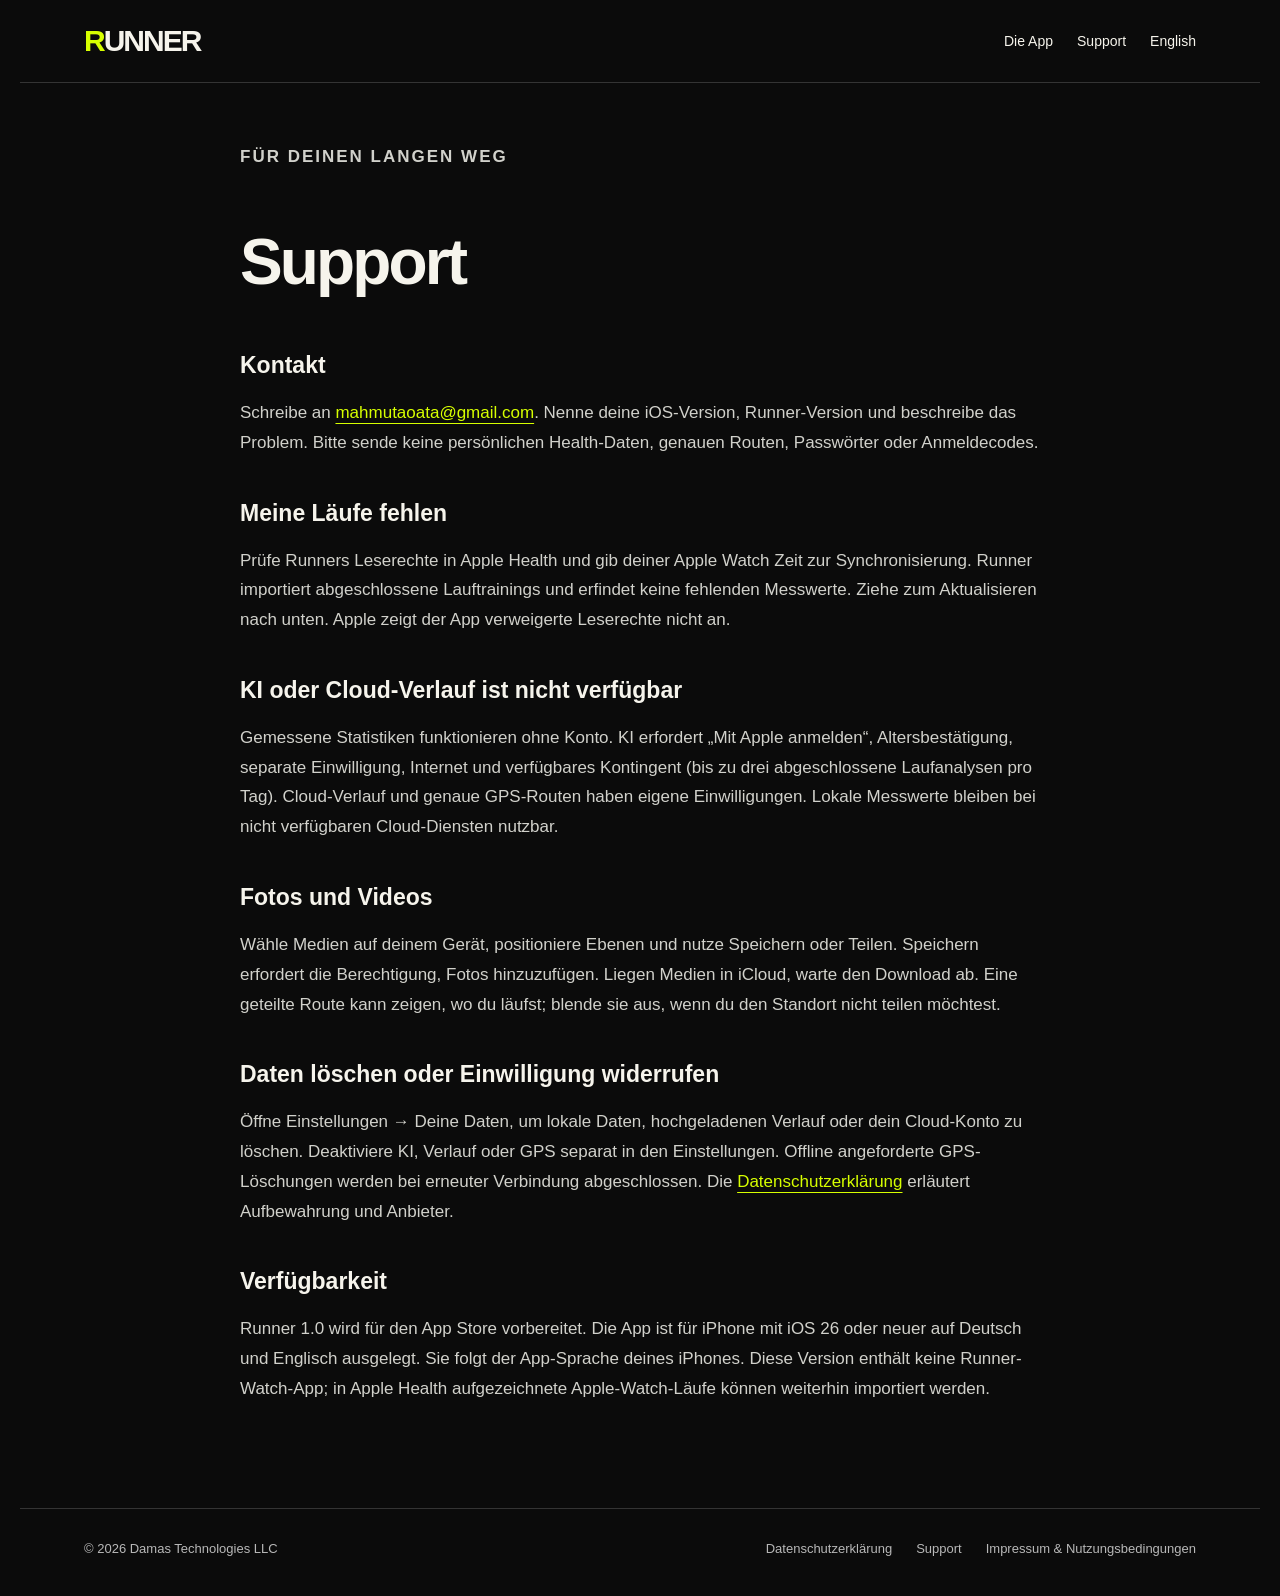
<file: site/de/support/index.html>
<!doctype html><html lang="de"><head><meta charset="utf-8"><meta name="viewport" content="width=device-width,initial-scale=1"><meta name="color-scheme" content="dark"><title>Support · Runner</title><meta name="description" content="Hilfe zu Apple-Health-Importen, optionaler KI, Cloud-Verlauf und Medienexport."><link rel="canonical" href="https://mdo91.github.io/runnner-iOS/de/support/"><link rel="alternate" hreflang="en" href="https://mdo91.github.io/runnner-iOS/en/support/"><link rel="stylesheet" href="../../assets/site.css"><link rel="icon" href="../../assets/icon.png"></head><body><header><a class="wordmark" href="../../de/"><span>R</span>UNNER</a><nav aria-label="Hauptnavigation"><a href="../../de/">Die App</a><a href="../../de/support/">Support</a><a href="../../en/support/" lang="en" hreflang="en">English</a></nav></header><main><article class="legal"><p class="eyebrow">FÜR DEINEN LANGEN WEG</p><h1>Support</h1><h2>Kontakt</h2><p>Schreibe an <a href="mailto:mahmutaoata@gmail.com">mahmutaoata@gmail.com</a>. Nenne deine iOS-Version, Runner-Version und beschreibe das Problem. Bitte sende keine persönlichen Health-Daten, genauen Routen, Passwörter oder Anmeldecodes.</p><h2>Meine Läufe fehlen</h2><p>Prüfe Runners Leserechte in Apple Health und gib deiner Apple Watch Zeit zur Synchronisierung. Runner importiert abgeschlossene Lauftrainings und erfindet keine fehlenden Messwerte. Ziehe zum Aktualisieren nach unten. Apple zeigt der App verweigerte Leserechte nicht an.</p><h2>KI oder Cloud-Verlauf ist nicht verfügbar</h2><p>Gemessene Statistiken funktionieren ohne Konto. KI erfordert „Mit Apple anmelden“, Altersbestätigung, separate Einwilligung, Internet und verfügbares Kontingent (bis zu drei abgeschlossene Laufanalysen pro Tag). Cloud-Verlauf und genaue GPS-Routen haben eigene Einwilligungen. Lokale Messwerte bleiben bei nicht verfügbaren Cloud-Diensten nutzbar.</p><h2>Fotos und Videos</h2><p>Wähle Medien auf deinem Gerät, positioniere Ebenen und nutze Speichern oder Teilen. Speichern erfordert die Berechtigung, Fotos hinzuzufügen. Liegen Medien in iCloud, warte den Download ab. Eine geteilte Route kann zeigen, wo du läufst; blende sie aus, wenn du den Standort nicht teilen möchtest.</p><h2>Daten löschen oder Einwilligung widerrufen</h2><p>Öffne Einstellungen → Deine Daten, um lokale Daten, hochgeladenen Verlauf oder dein Cloud-Konto zu löschen. Deaktiviere KI, Verlauf oder GPS separat in den Einstellungen. Offline angeforderte GPS-Löschungen werden bei erneuter Verbindung abgeschlossen. Die <a href="../privacy/">Datenschutzerklärung</a> erläutert Aufbewahrung und Anbieter.</p><h2>Verfügbarkeit</h2><p>Runner 1.0 wird für den App Store vorbereitet. Die App ist für iPhone mit iOS 26 oder neuer auf Deutsch und Englisch ausgelegt. Sie folgt der App-Sprache deines iPhones. Diese Version enthält keine Runner-Watch-App; in Apple Health aufgezeichnete Apple-Watch-Läufe können weiterhin importiert werden.</p></article></main><footer><span>© 2026 Damas Technologies LLC</span><nav aria-label="Rechtliches und Support"><a href="../../de/privacy/">Datenschutzerklärung</a><a href="../../de/support/">Support</a><a href="../../de/legal/">Impressum &amp; Nutzungsbedingungen</a></nav></footer></body></html>
</file>
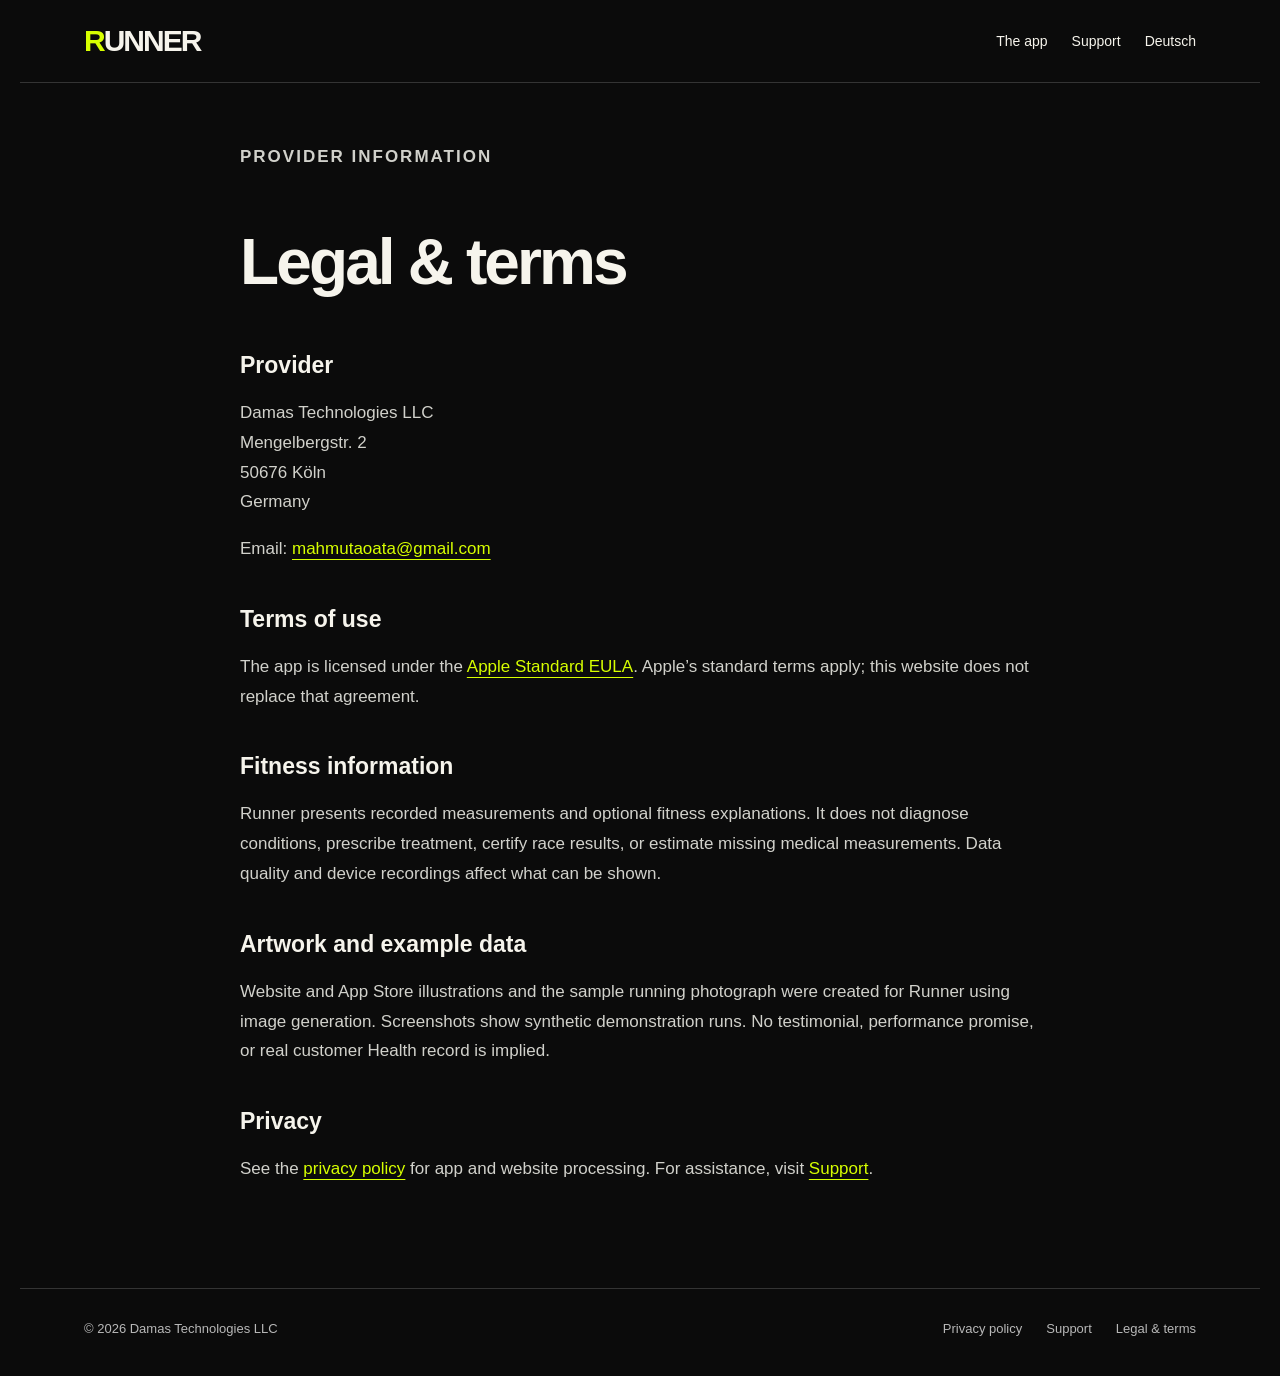
<file: site/en/legal/index.html>
<!doctype html><html lang="en"><head><meta charset="utf-8"><meta name="viewport" content="width=device-width,initial-scale=1"><meta name="color-scheme" content="dark"><title>Legal &amp; terms · Runner</title><meta name="description" content="Runner provider information and Apple standard terms of use."><link rel="canonical" href="https://mdo91.github.io/runnner-iOS/en/legal/"><link rel="alternate" hreflang="de" href="https://mdo91.github.io/runnner-iOS/de/legal/"><link rel="stylesheet" href="../../assets/site.css"><link rel="icon" href="../../assets/icon.png"></head><body><header><a class="wordmark" href="../../en/"><span>R</span>UNNER</a><nav aria-label="Main navigation"><a href="../../en/">The app</a><a href="../../en/support/">Support</a><a href="../../de/legal/" lang="de" hreflang="de">Deutsch</a></nav></header><main><article class="legal"><p class="eyebrow">PROVIDER INFORMATION</p><h1>Legal &amp; terms</h1><h2>Provider</h2><p>Damas Technologies LLC<br>Mengelbergstr. 2<br>50676 Köln<br>Germany</p><p>Email: <a href="mailto:mahmutaoata@gmail.com">mahmutaoata@gmail.com</a></p><h2>Terms of use</h2><p>The app is licensed under the <a href="https://www.apple.com/legal/internet-services/itunes/dev/stdeula/">Apple Standard EULA</a>. Apple’s standard terms apply; this website does not replace that agreement.</p><h2>Fitness information</h2><p>Runner presents recorded measurements and optional fitness explanations. It does not diagnose conditions, prescribe treatment, certify race results, or estimate missing medical measurements. Data quality and device recordings affect what can be shown.</p><h2>Artwork and example data</h2><p>Website and App Store illustrations and the sample running photograph were created for Runner using image generation. Screenshots show synthetic demonstration runs. No testimonial, performance promise, or real customer Health record is implied.</p><h2>Privacy</h2><p>See the <a href="../privacy/">privacy policy</a> for app and website processing. For assistance, visit <a href="../support/">Support</a>.</p></article></main><footer><span>© 2026 Damas Technologies LLC</span><nav aria-label="Legal and support"><a href="../../en/privacy/">Privacy policy</a><a href="../../en/support/">Support</a><a href="../../en/legal/">Legal &amp; terms</a></nav></footer></body></html>
</file>
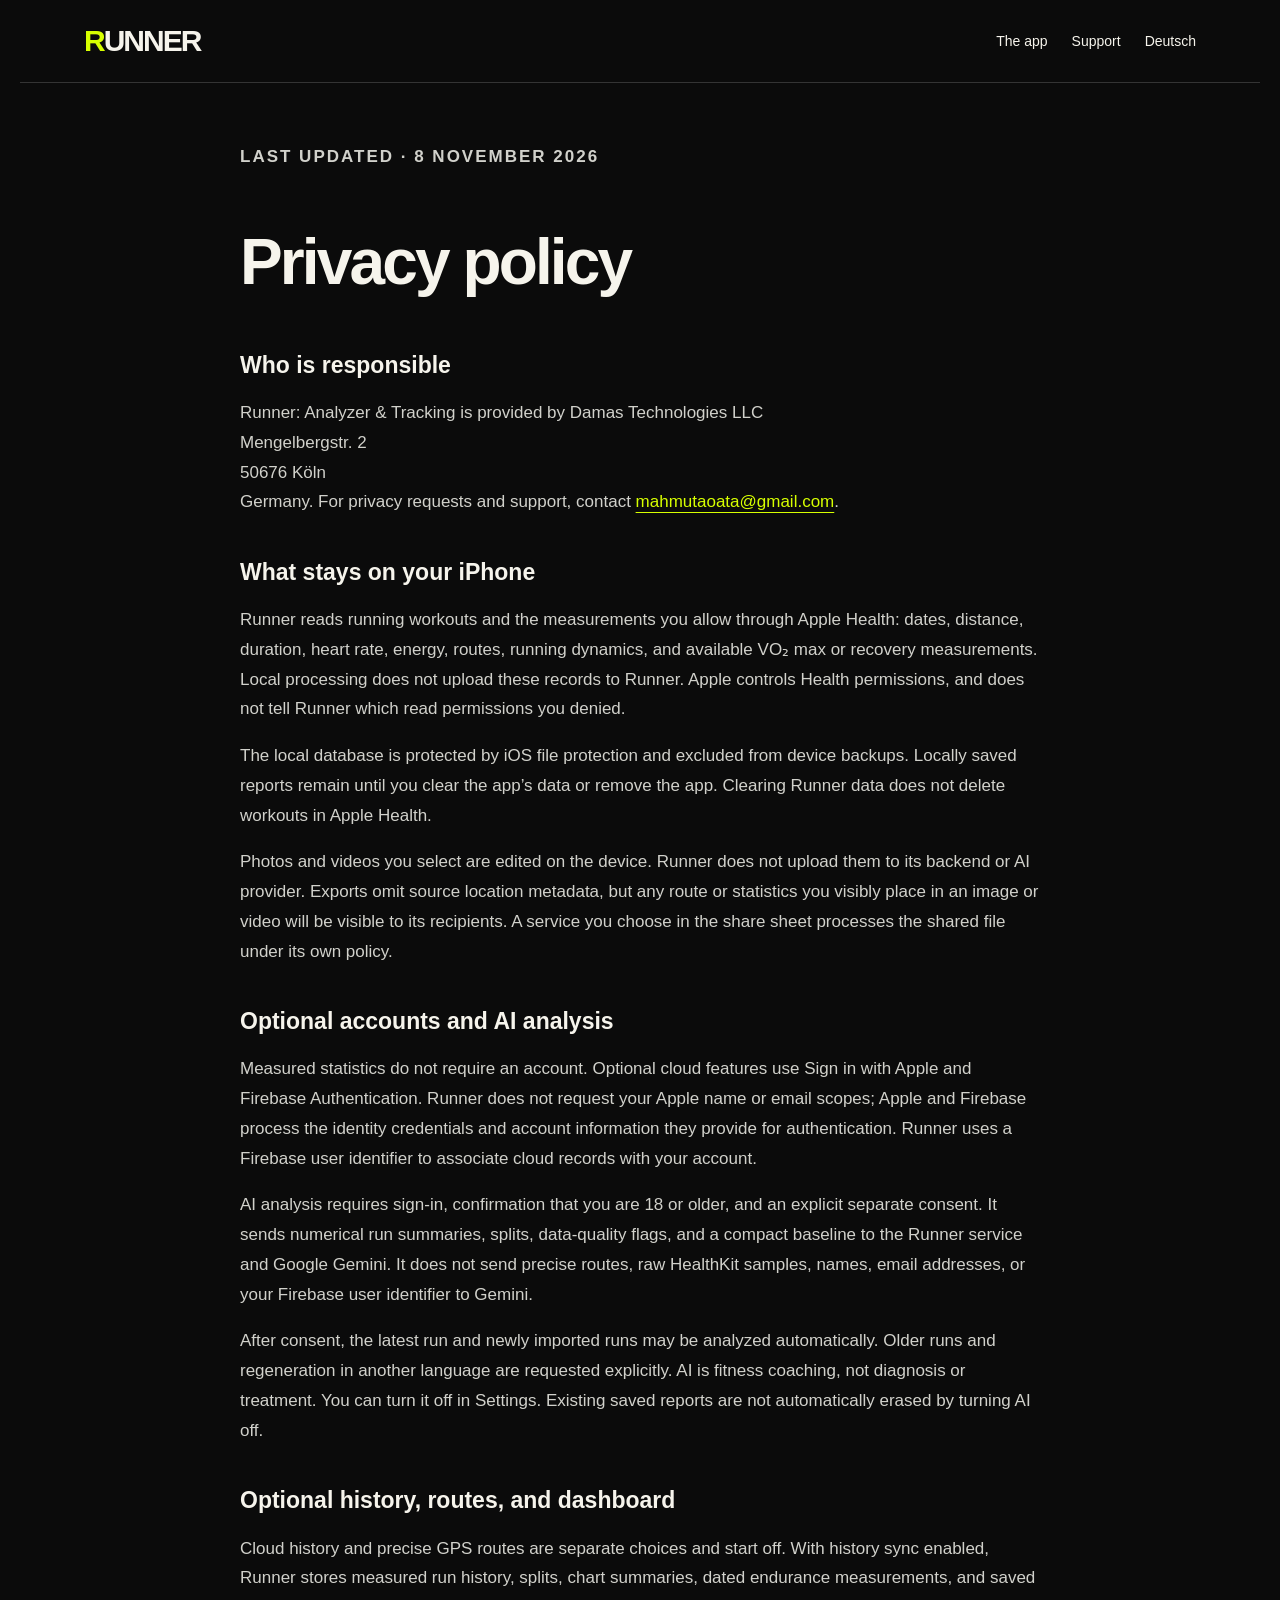
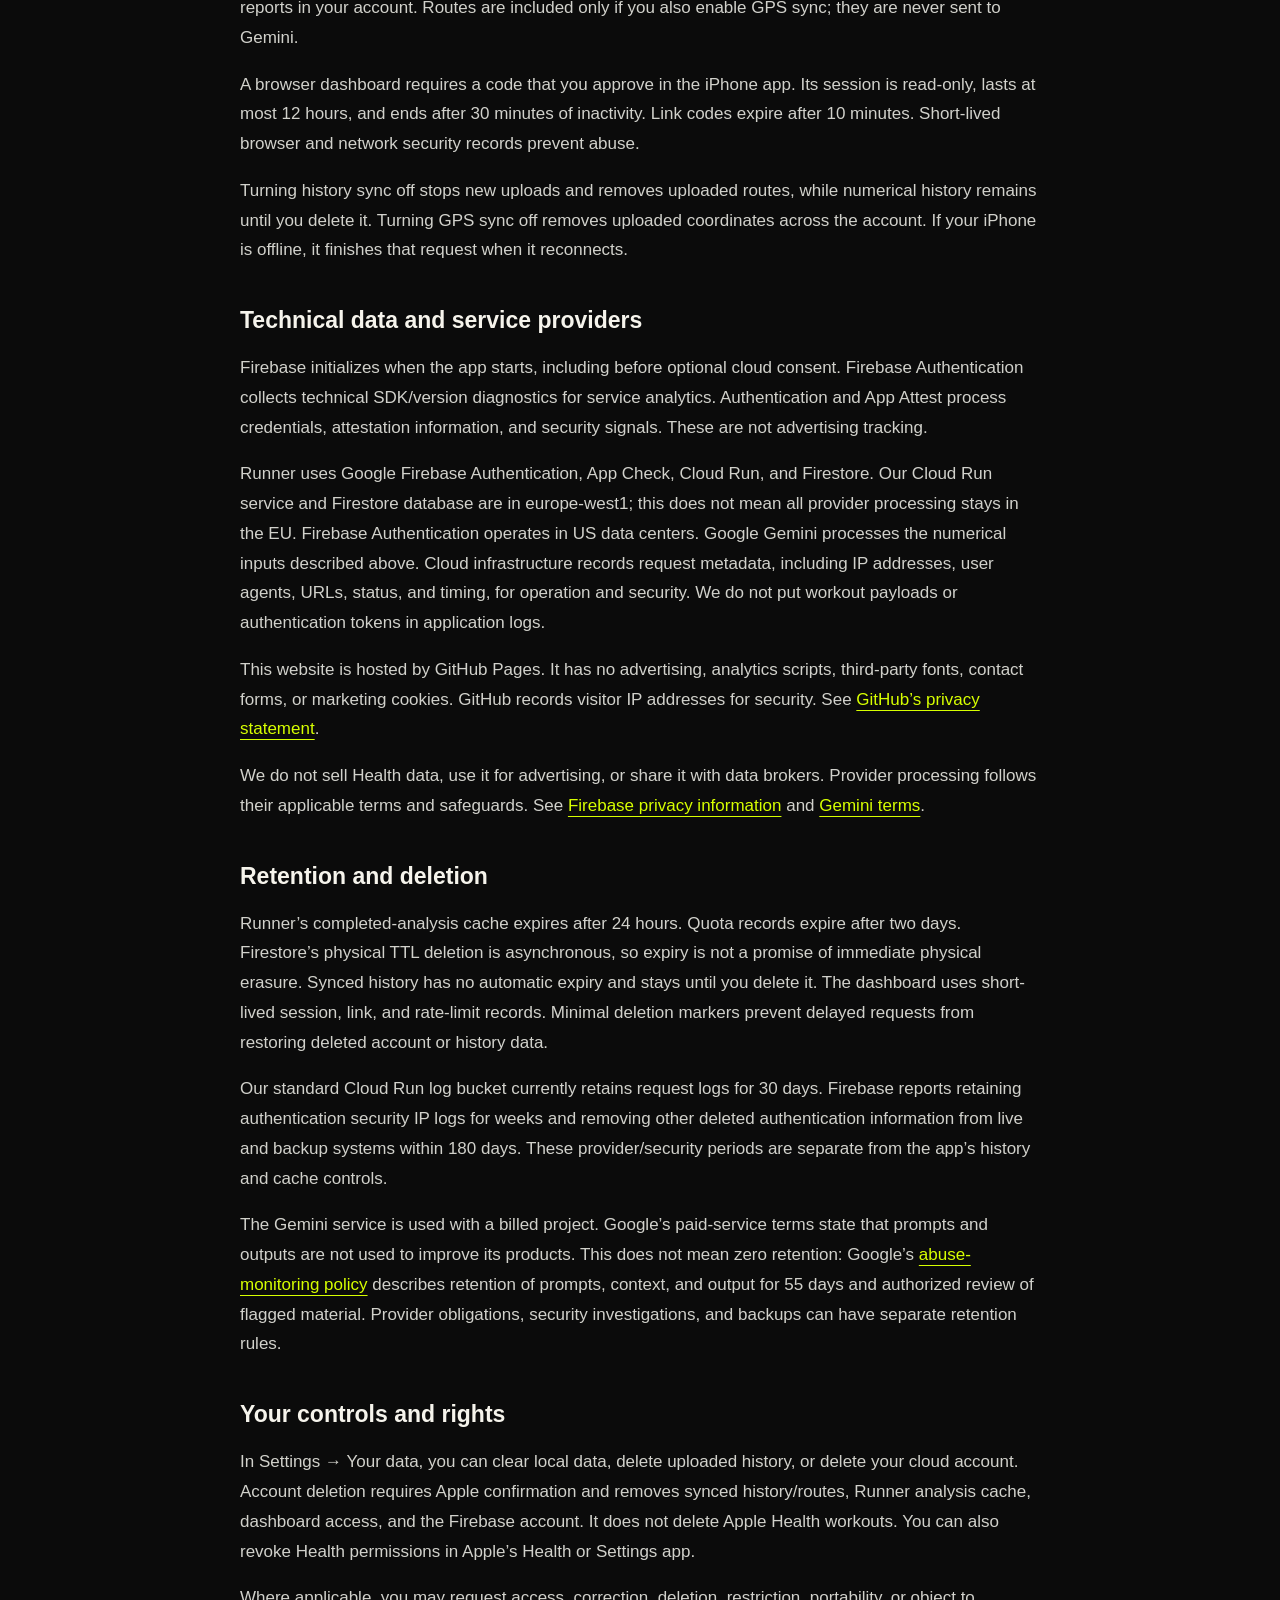
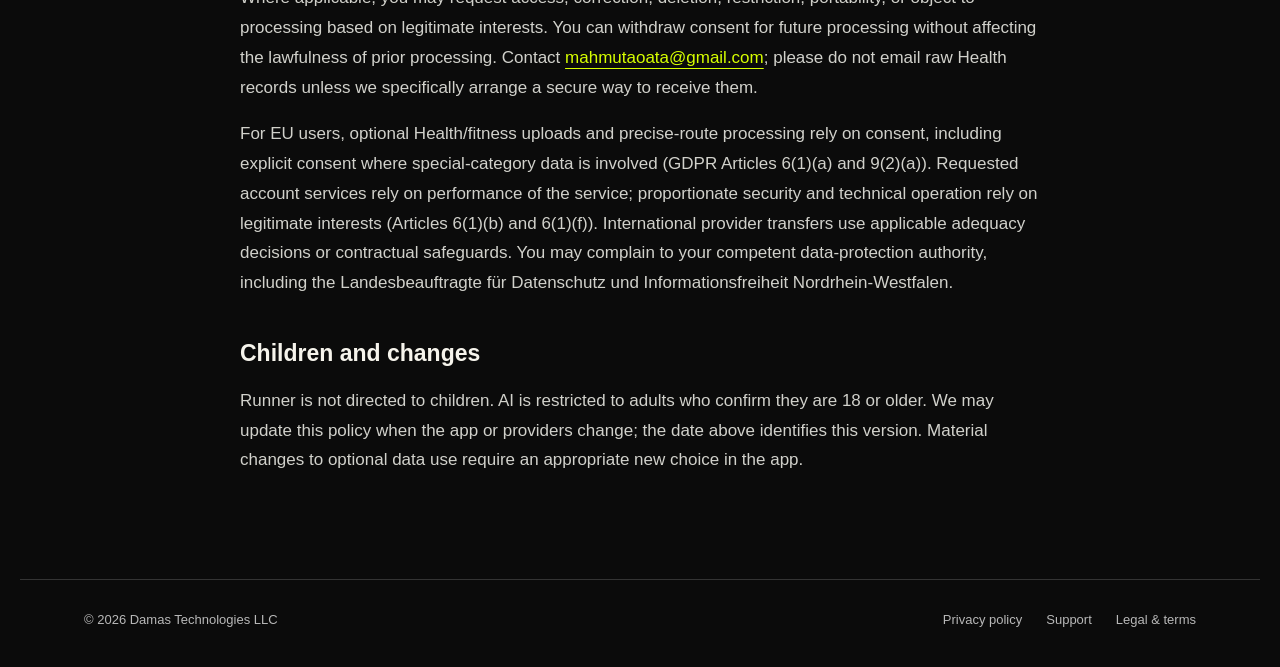
<file: site/en/privacy/index.html>
<!doctype html><html lang="en"><head><meta charset="utf-8"><meta name="viewport" content="width=device-width,initial-scale=1"><meta name="color-scheme" content="dark"><title>Privacy policy · Runner</title><meta name="description" content="How Runner processes Health data, optional AI analysis, cloud history, and website visits."><link rel="canonical" href="https://mdo91.github.io/runnner-iOS/en/privacy/"><link rel="alternate" hreflang="de" href="https://mdo91.github.io/runnner-iOS/de/privacy/"><link rel="stylesheet" href="../../assets/site.css"><link rel="icon" href="../../assets/icon.png"></head><body><header><a class="wordmark" href="../../en/"><span>R</span>UNNER</a><nav aria-label="Main navigation"><a href="../../en/">The app</a><a href="../../en/support/">Support</a><a href="../../de/privacy/" lang="de" hreflang="de">Deutsch</a></nav></header><main><article class="legal"><p class="eyebrow">LAST UPDATED · 8 NOVEMBER 2026</p><h1>Privacy policy</h1><h2>Who is responsible</h2><p>Runner: Analyzer &amp; Tracking is provided by Damas Technologies LLC<br>Mengelbergstr. 2<br>50676 Köln<br>Germany. For privacy requests and support, contact <a href="mailto:mahmutaoata@gmail.com">mahmutaoata@gmail.com</a>.</p><h2>What stays on your iPhone</h2><p>Runner reads running workouts and the measurements you allow through Apple Health: dates, distance, duration, heart rate, energy, routes, running dynamics, and available VO₂ max or recovery measurements. Local processing does not upload these records to Runner. Apple controls Health permissions, and does not tell Runner which read permissions you denied.</p><p>The local database is protected by iOS file protection and excluded from device backups. Locally saved reports remain until you clear the app’s data or remove the app. Clearing Runner data does not delete workouts in Apple Health.</p><p>Photos and videos you select are edited on the device. Runner does not upload them to its backend or AI provider. Exports omit source location metadata, but any route or statistics you visibly place in an image or video will be visible to its recipients. A service you choose in the share sheet processes the shared file under its own policy.</p><h2>Optional accounts and AI analysis</h2><p>Measured statistics do not require an account. Optional cloud features use Sign in with Apple and Firebase Authentication. Runner does not request your Apple name or email scopes; Apple and Firebase process the identity credentials and account information they provide for authentication. Runner uses a Firebase user identifier to associate cloud records with your account.</p><p>AI analysis requires sign-in, confirmation that you are 18 or older, and an explicit separate consent. It sends numerical run summaries, splits, data-quality flags, and a compact baseline to the Runner service and Google Gemini. It does not send precise routes, raw HealthKit samples, names, email addresses, or your Firebase user identifier to Gemini.</p><p>After consent, the latest run and newly imported runs may be analyzed automatically. Older runs and regeneration in another language are requested explicitly. AI is fitness coaching, not diagnosis or treatment. You can turn it off in Settings. Existing saved reports are not automatically erased by turning AI off.</p><h2>Optional history, routes, and dashboard</h2><p>Cloud history and precise GPS routes are separate choices and start off. With history sync enabled, Runner stores measured run history, splits, chart summaries, dated endurance measurements, and saved reports in your account. Routes are included only if you also enable GPS sync; they are never sent to Gemini.</p><p>A browser dashboard requires a code that you approve in the iPhone app. Its session is read-only, lasts at most 12 hours, and ends after 30 minutes of inactivity. Link codes expire after 10 minutes. Short-lived browser and network security records prevent abuse.</p><p>Turning history sync off stops new uploads and removes uploaded routes, while numerical history remains until you delete it. Turning GPS sync off removes uploaded coordinates across the account. If your iPhone is offline, it finishes that request when it reconnects.</p><h2>Technical data and service providers</h2><p>Firebase initializes when the app starts, including before optional cloud consent. Firebase Authentication collects technical SDK/version diagnostics for service analytics. Authentication and App Attest process credentials, attestation information, and security signals. These are not advertising tracking.</p><p>Runner uses Google Firebase Authentication, App Check, Cloud Run, and Firestore. Our Cloud Run service and Firestore database are in europe-west1; this does not mean all provider processing stays in the EU. Firebase Authentication operates in US data centers. Google Gemini processes the numerical inputs described above. Cloud infrastructure records request metadata, including IP addresses, user agents, URLs, status, and timing, for operation and security. We do not put workout payloads or authentication tokens in application logs.</p><p>This website is hosted by GitHub Pages. It has no advertising, analytics scripts, third-party fonts, contact forms, or marketing cookies. GitHub records visitor IP addresses for security. See <a href="https://docs.github.com/en/site-policy/privacy-policies/github-general-privacy-statement">GitHub’s privacy statement</a>.</p><p>We do not sell Health data, use it for advertising, or share it with data brokers. Provider processing follows their applicable terms and safeguards. See <a href="https://firebase.google.com/support/privacy">Firebase privacy information</a> and <a href="https://ai.google.dev/gemini-api/terms">Gemini terms</a>.</p><h2>Retention and deletion</h2><p>Runner’s completed-analysis cache expires after 24 hours. Quota records expire after two days. Firestore’s physical TTL deletion is asynchronous, so expiry is not a promise of immediate physical erasure. Synced history has no automatic expiry and stays until you delete it. The dashboard uses short-lived session, link, and rate-limit records. Minimal deletion markers prevent delayed requests from restoring deleted account or history data.</p><p>Our standard Cloud Run log bucket currently retains request logs for 30 days. Firebase reports retaining authentication security IP logs for weeks and removing other deleted authentication information from live and backup systems within 180 days. These provider/security periods are separate from the app’s history and cache controls.</p><p>The Gemini service is used with a billed project. Google’s paid-service terms state that prompts and outputs are not used to improve its products. This does not mean zero retention: Google’s <a href="https://ai.google.dev/gemini-api/docs/usage-policies">abuse-monitoring policy</a> describes retention of prompts, context, and output for 55 days and authorized review of flagged material. Provider obligations, security investigations, and backups can have separate retention rules.</p><h2>Your controls and rights</h2><p>In Settings → Your data, you can clear local data, delete uploaded history, or delete your cloud account. Account deletion requires Apple confirmation and removes synced history/routes, Runner analysis cache, dashboard access, and the Firebase account. It does not delete Apple Health workouts. You can also revoke Health permissions in Apple’s Health or Settings app.</p><p>Where applicable, you may request access, correction, deletion, restriction, portability, or object to processing based on legitimate interests. You can withdraw consent for future processing without affecting the lawfulness of prior processing. Contact <a href="mailto:mahmutaoata@gmail.com">mahmutaoata@gmail.com</a>; please do not email raw Health records unless we specifically arrange a secure way to receive them.</p><p>For EU users, optional Health/fitness uploads and precise-route processing rely on consent, including explicit consent where special-category data is involved (GDPR Articles 6(1)(a) and 9(2)(a)). Requested account services rely on performance of the service; proportionate security and technical operation rely on legitimate interests (Articles 6(1)(b) and 6(1)(f)). International provider transfers use applicable adequacy decisions or contractual safeguards. You may complain to your competent data-protection authority, including the Landesbeauftragte für Datenschutz und Informationsfreiheit Nordrhein-Westfalen.</p><h2>Children and changes</h2><p>Runner is not directed to children. AI is restricted to adults who confirm they are 18 or older. We may update this policy when the app or providers change; the date above identifies this version. Material changes to optional data use require an appropriate new choice in the app.</p></article></main><footer><span>© 2026 Damas Technologies LLC</span><nav aria-label="Legal and support"><a href="../../en/privacy/">Privacy policy</a><a href="../../en/support/">Support</a><a href="../../en/legal/">Legal &amp; terms</a></nav></footer></body></html>
</file>
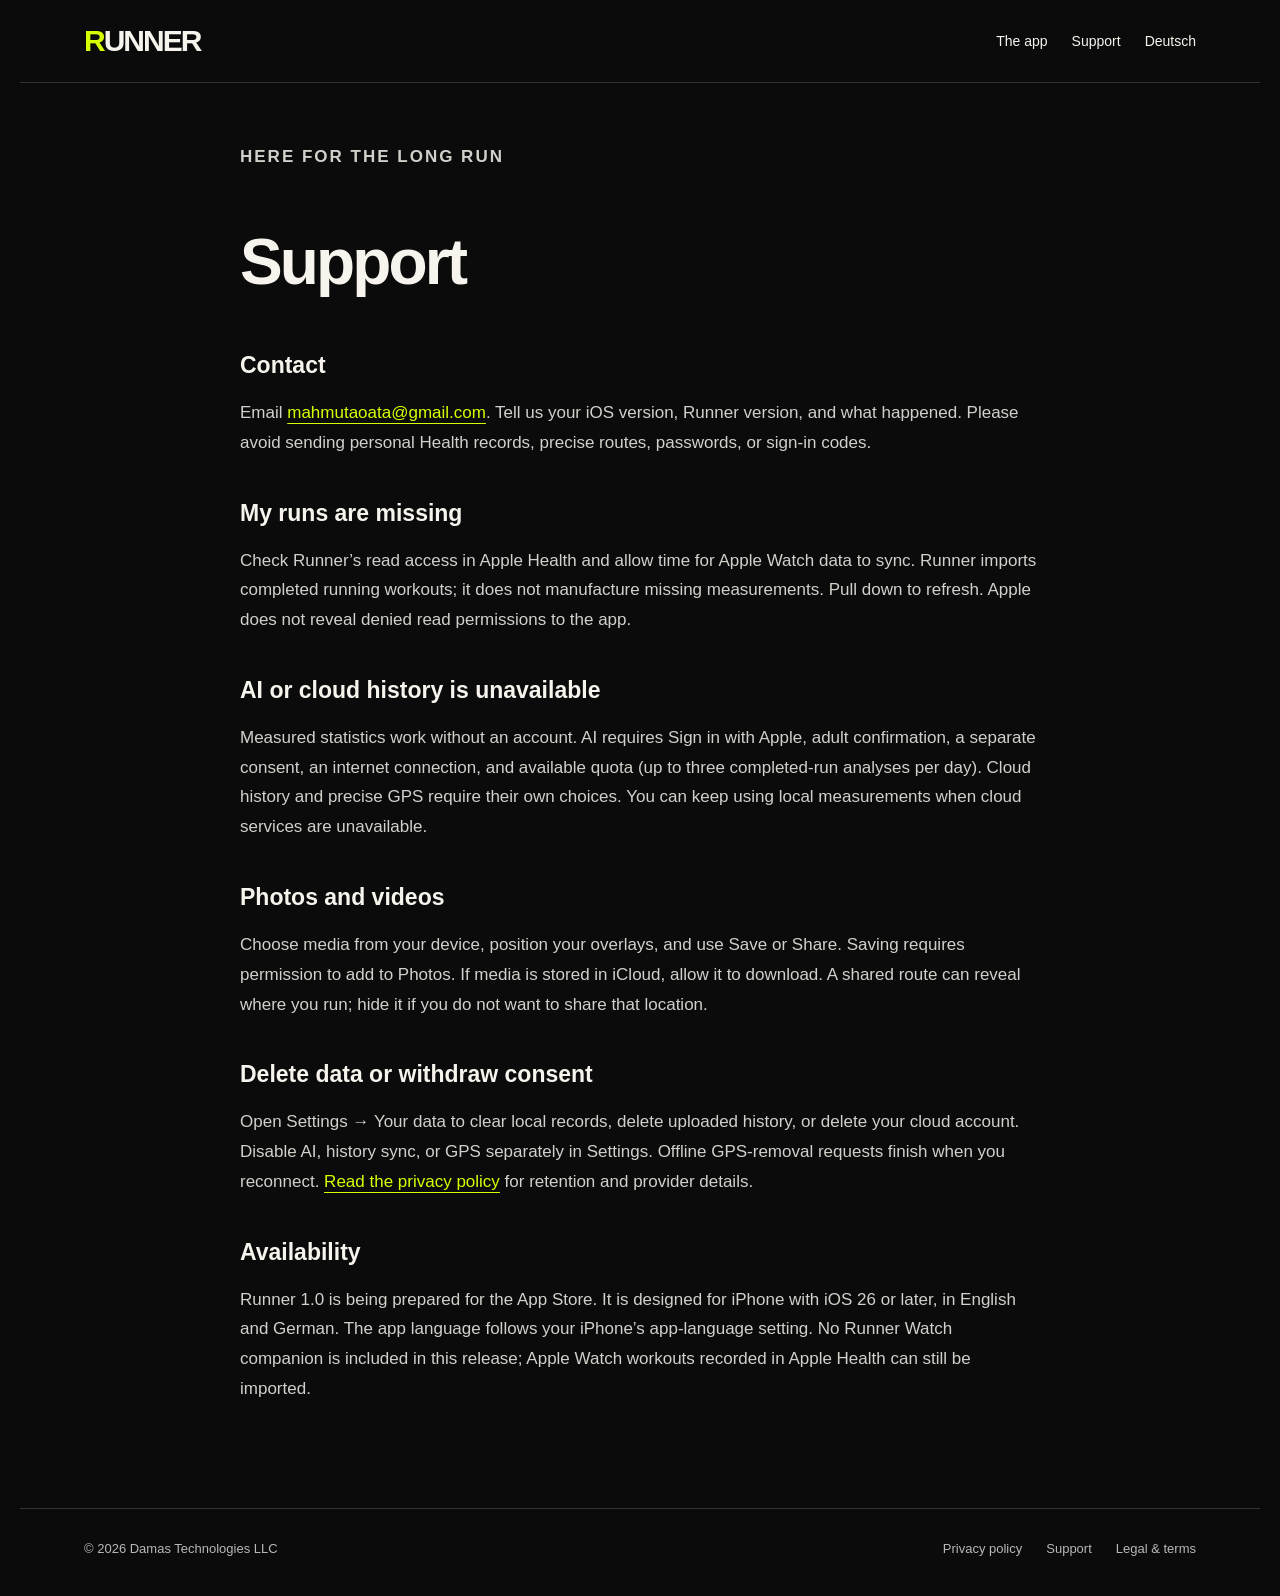
<file: site/en/support/index.html>
<!doctype html><html lang="en"><head><meta charset="utf-8"><meta name="viewport" content="width=device-width,initial-scale=1"><meta name="color-scheme" content="dark"><title>Support · Runner</title><meta name="description" content="Get help with Apple Health imports, optional AI, cloud history, and media sharing."><link rel="canonical" href="https://mdo91.github.io/runnner-iOS/en/support/"><link rel="alternate" hreflang="de" href="https://mdo91.github.io/runnner-iOS/de/support/"><link rel="stylesheet" href="../../assets/site.css"><link rel="icon" href="../../assets/icon.png"></head><body><header><a class="wordmark" href="../../en/"><span>R</span>UNNER</a><nav aria-label="Main navigation"><a href="../../en/">The app</a><a href="../../en/support/">Support</a><a href="../../de/support/" lang="de" hreflang="de">Deutsch</a></nav></header><main><article class="legal"><p class="eyebrow">HERE FOR THE LONG RUN</p><h1>Support</h1><h2>Contact</h2><p>Email <a href="mailto:mahmutaoata@gmail.com">mahmutaoata@gmail.com</a>. Tell us your iOS version, Runner version, and what happened. Please avoid sending personal Health records, precise routes, passwords, or sign-in codes.</p><h2>My runs are missing</h2><p>Check Runner’s read access in Apple Health and allow time for Apple Watch data to sync. Runner imports completed running workouts; it does not manufacture missing measurements. Pull down to refresh. Apple does not reveal denied read permissions to the app.</p><h2>AI or cloud history is unavailable</h2><p>Measured statistics work without an account. AI requires Sign in with Apple, adult confirmation, a separate consent, an internet connection, and available quota (up to three completed-run analyses per day). Cloud history and precise GPS require their own choices. You can keep using local measurements when cloud services are unavailable.</p><h2>Photos and videos</h2><p>Choose media from your device, position your overlays, and use Save or Share. Saving requires permission to add to Photos. If media is stored in iCloud, allow it to download. A shared route can reveal where you run; hide it if you do not want to share that location.</p><h2>Delete data or withdraw consent</h2><p>Open Settings → Your data to clear local records, delete uploaded history, or delete your cloud account. Disable AI, history sync, or GPS separately in Settings. Offline GPS-removal requests finish when you reconnect. <a href="../privacy/">Read the privacy policy</a> for retention and provider details.</p><h2>Availability</h2><p>Runner 1.0 is being prepared for the App Store. It is designed for iPhone with iOS 26 or later, in English and German. The app language follows your iPhone’s app-language setting. No Runner Watch companion is included in this release; Apple Watch workouts recorded in Apple Health can still be imported.</p></article></main><footer><span>© 2026 Damas Technologies LLC</span><nav aria-label="Legal and support"><a href="../../en/privacy/">Privacy policy</a><a href="../../en/support/">Support</a><a href="../../en/legal/">Legal &amp; terms</a></nav></footer></body></html>
</file>
<file: site/assets/site.css>
:root{color-scheme:dark;--ink:#0b0b0b;--paper:#f6f4ec;--yellow:#d7ff00;--muted:#b8b8b8;--line:#343434;font-family:Arial,Helvetica,sans-serif;background:var(--ink);color:var(--paper)}*{box-sizing:border-box}img{height:auto;max-width:100%}body{margin:0}a{color:inherit;text-underline-offset:5px}a:focus-visible,button:focus-visible{outline:3px solid var(--yellow);outline-offset:6px}header,main,footer{max-width:1240px;margin:auto;padding:24px 5vw}header{display:flex;justify-content:space-between;align-items:center;gap:24px;border-bottom:1px solid var(--line)}.wordmark{text-decoration:none;letter-spacing:-2px;font-size:30px;font-weight:900}.wordmark span{color:var(--yellow)}nav{display:flex;gap:24px;align-items:center;font-size:14px}nav a{text-decoration:none}nav a:hover{text-decoration:underline}.eyebrow{color:var(--yellow);text-transform:uppercase;letter-spacing:2px;font-size:12px;font-weight:700}.hero{display:grid;grid-template-columns:1.15fr 1fr;gap:20px;align-items:center;padding:52px 0 70px}.hero h1{font-size:clamp(48px,6.5vw,92px);line-height:.98;letter-spacing:-.065em;margin:20px 0 28px;max-width:730px}.hero p{font-size:19px;line-height:1.6;max-width:540px;color:var(--muted)}.hero img{width:100%;transform:rotate(-5deg)}.button{display:inline-flex;align-items:center;justify-content:center;min-height:50px;border-radius:999px;padding:15px 26px;background:var(--yellow);color:var(--ink);text-decoration:none;font-weight:800;font-size:15px}.button:hover{background:#e3ff55}.small{font-size:13px!important}.hero .small{margin-top:16px}.ribbon{border-top:1px solid var(--line);border-bottom:1px solid var(--line);display:flex;gap:30px;flex-wrap:wrap;padding:24px 0;margin:0 0 80px;justify-content:space-between;text-transform:uppercase;font-size:12px;font-weight:700;letter-spacing:1px}.ribbon span:before{content:'↗';color:var(--yellow);margin-right:10px}.story{display:grid;grid-template-columns:1fr 1fr;gap:8vw;align-items:center;margin:90px 0 120px}.story h2,.privacy-band h2{font-size:clamp(34px,4vw,58px);line-height:1.05;letter-spacing:-.045em;margin:12px 0 22px}.story p,.privacy-band p{font-size:18px;line-height:1.65;color:var(--muted)}.story img{width:100%;max-height:500px;object-fit:contain}.step{display:inline-block;border:1px solid var(--yellow);color:var(--yellow);border-radius:50%;padding:10px 12px;transform:rotate(-12deg);font-weight:700}.story ul{padding-left:20px;color:var(--muted);line-height:1.9}.media-plate{border:1px solid var(--line);border-radius:28px;background:repeating-linear-gradient(125deg,#171717 0,#171717 1px,#0b0b0b 1px,#0b0b0b 28px);padding:28px}.screens{display:grid;grid-template-columns:repeat(3,1fr);gap:18px;margin:30px 0 80px}.screens img{width:100%;border-radius:18px;border:1px solid var(--line)}.privacy-band{padding:50px;border-radius:34px;border:2px dashed #626d24;display:grid;grid-template-columns:1.4fr 1fr;align-items:center;gap:20px;margin:80px 0}.privacy-band img{width:100%}.legal{max-width:800px;margin:35px auto 80px}.legal h1{font-size:clamp(36px,6vw,64px);letter-spacing:-.045em}.legal h2{font-size:23px;margin-top:42px}.legal p,.legal li{font-size:17px;line-height:1.75;color:#d1d1cb}.legal a{color:var(--yellow)}.legal .intro{font-size:21px;color:var(--paper)}.contact{padding:25px;border:1px solid var(--line);border-radius:20px;margin:25px 0}.contact p{margin:6px 0}footer{border-top:1px solid var(--line);display:flex;justify-content:space-between;gap:20px;flex-wrap:wrap;padding-top:32px;padding-bottom:40px;color:var(--muted);font-size:13px}footer nav{font-size:13px}.footnote{color:var(--muted);font-size:13px;line-height:1.6}.availability{font-weight:700;color:var(--paper)!important}@media(max-width:760px){header,main,footer{padding-left:22px;padding-right:22px}header{align-items:flex-start}nav{gap:13px;flex-wrap:wrap}.hero,.story,.privacy-band{grid-template-columns:1fr}.hero{padding-top:34px}.hero img{max-width:390px;margin:auto;grid-row:2}.hero h1{font-size:58px}.ribbon{margin-bottom:45px;gap:18px}.story{gap:24px;margin:60px 0}.story.reverse>div{order:0}.story.reverse>img{order:1}.privacy-band{padding:28px}.privacy-band img{max-width:300px;margin:auto}.screens{gap:10px;grid-template-columns:repeat(2,1fr)}.screens img:last-child{display:none}footer nav{width:100%;line-height:2}}@media(prefers-reduced-motion:reduce){*{scroll-behavior:auto!important}}
</file>
